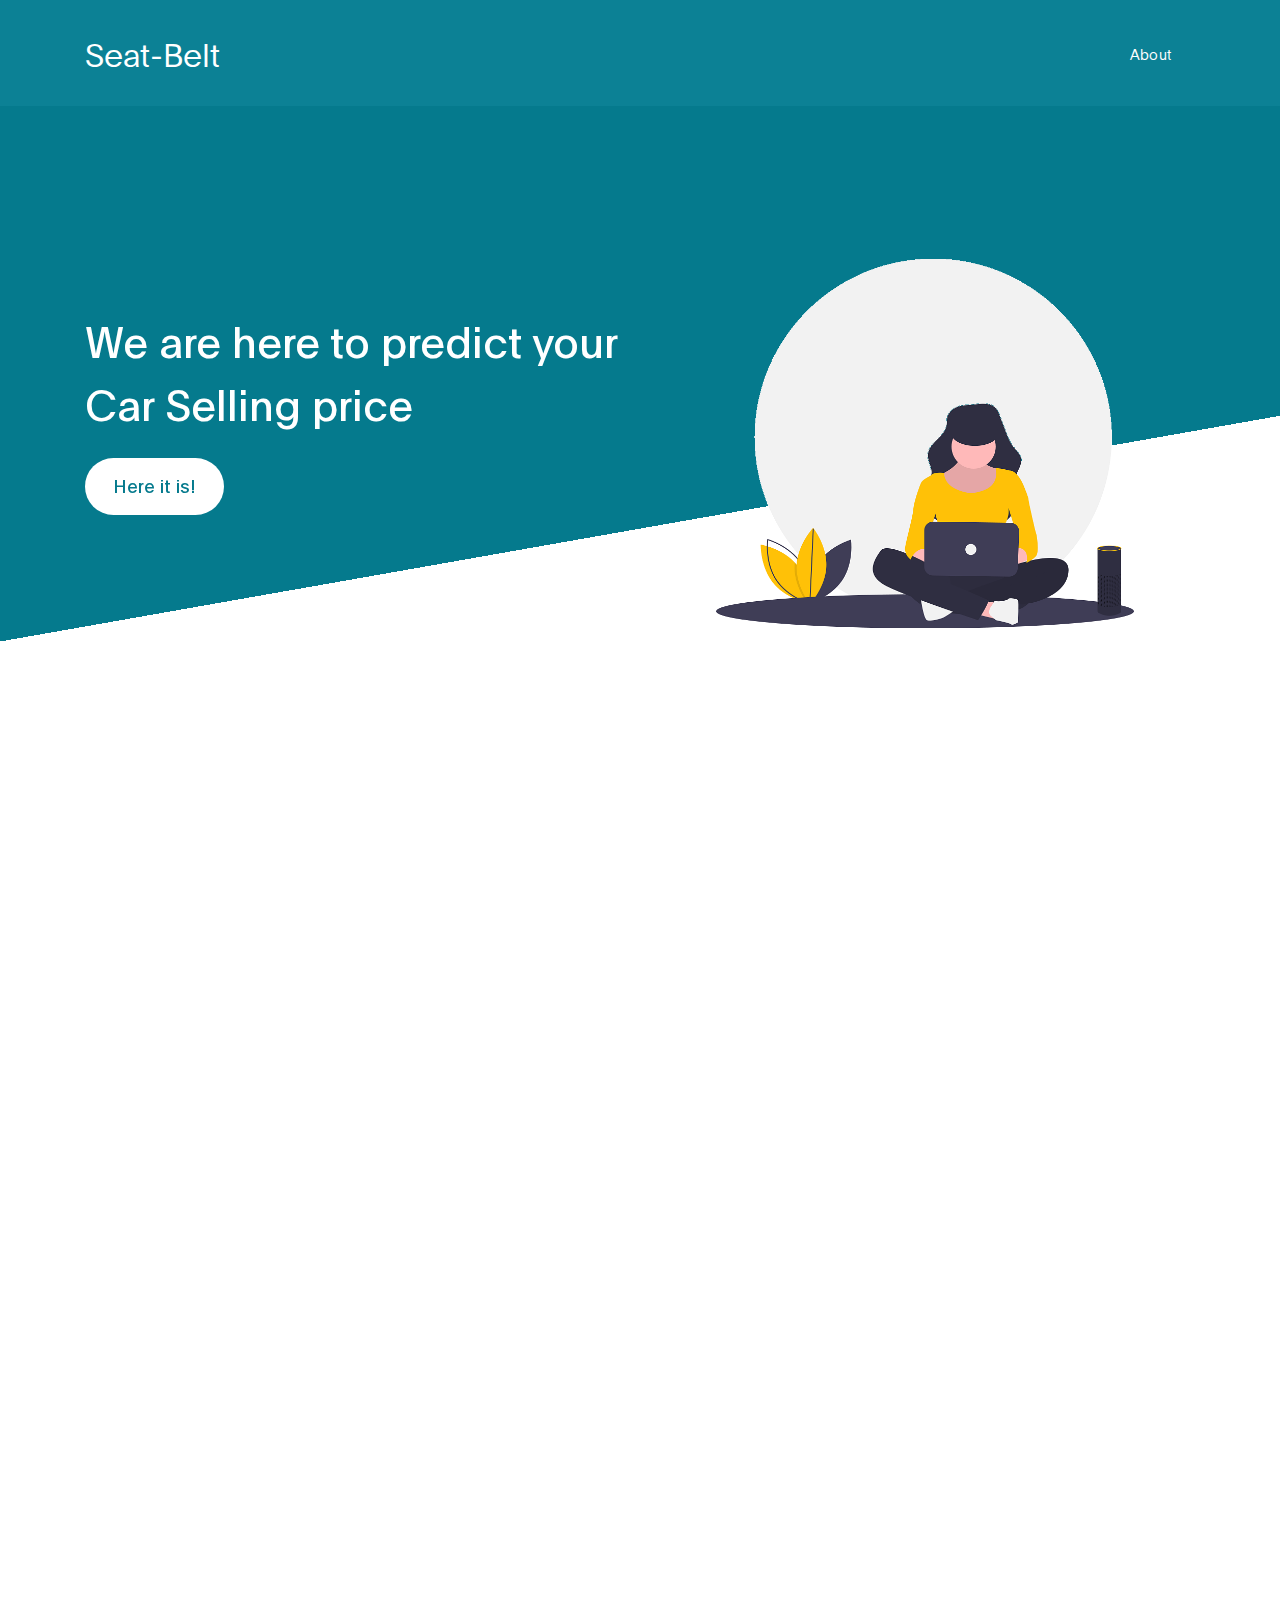
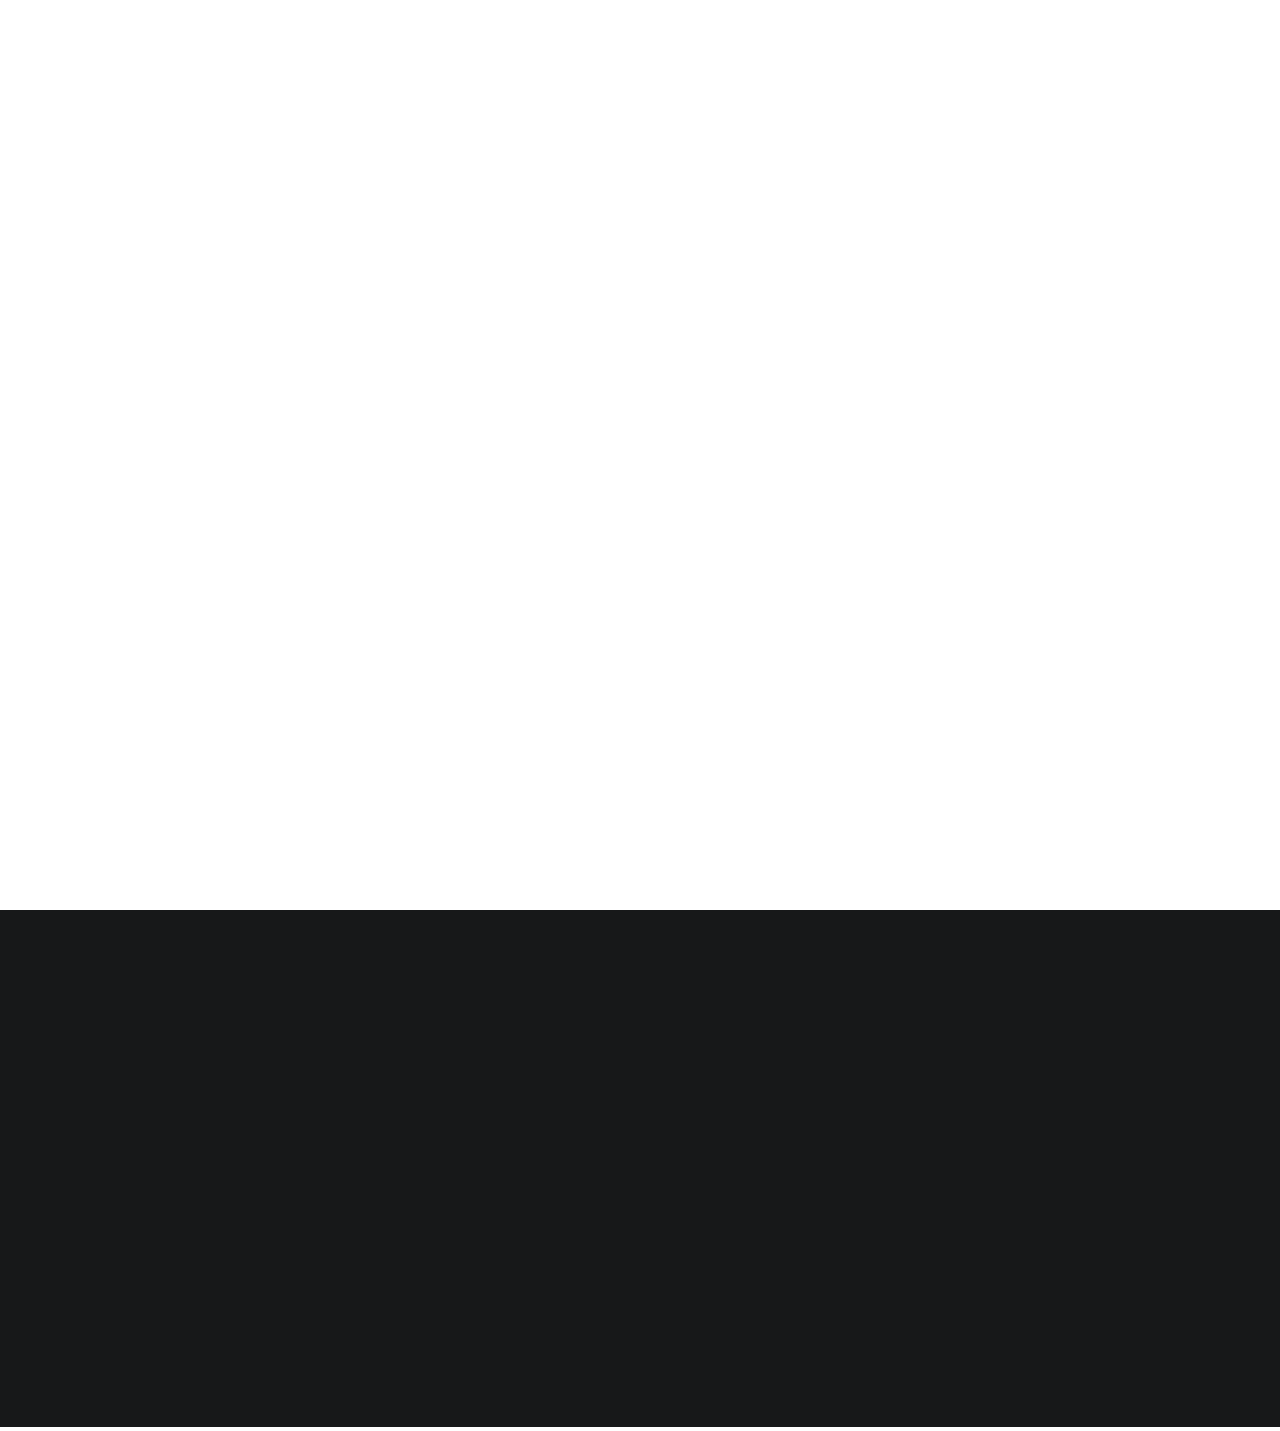
<file: index.html>
<!DOCTYPE html>
<html lang="en">
<head>

     <title>Digital Trend HTML Template</title>
<!--

DIGITAL TREND

https://templatemo.com/tm-538-digital-trend

-->
     <meta charset="UTF-8">
     <meta http-equiv="X-UA-Compatible" content="IE=Edge">
     <meta name="description" content="">
     <meta name="keywords" content="">
     <meta name="author" content="">
     <meta name="viewport" content="width=device-width, initial-scale=1, maximum-scale=1">

     <link rel="stylesheet" href="css/bootstrap.min.css">
     <link rel="stylesheet" href="css/font-awesome.min.css">
     <link rel="stylesheet" href="css/aos.css">
     <link rel="stylesheet" href="css/owl.carousel.min.css">
     <link rel="stylesheet" href="css/owl.theme.default.min.css">

     <!-- MAIN CSS -->
     <link rel="stylesheet" href="css/templatemo-digital-trend.css">

</head>
<body>

     <!-- MENU BAR -->
    <nav class="navbar navbar-expand-lg">
        <div class="container">
            <a class="navbar-brand" href="index.html">
              Seat-Belt
            </a>

            <button class="navbar-toggler" type="button" data-toggle="collapse" data-target="#navbarNav" aria-controls="navbarNav" aria-expanded="false"
                aria-label="Toggle navigation">
                <span class="navbar-toggler-icon"></span>
            </button>

            <div class="collapse navbar-collapse" id="navbarNav">
                <ul class="navbar-nav ml-auto">
                    <li class="nav-item">
                        <a href="#about" class="nav-link smoothScroll">About</a>
                    </li>
                   
                    
                  
                </ul>
            </div>
        </div>
    </nav>


     <!-- HERO -->
     <section class="hero hero-bg d-flex justify-content-center align-items-center">
               <div class="container">
                    <div class="row">

                        <div class="col-lg-6 col-md-10 col-12 d-flex flex-column justify-content-center align-items-center">
                              <div class="hero-text">

                                   <h1 class="text-white" data-aos="fade-up">We are here to predict your Car Selling price</h1>
                                   <a href="Page2/index.html" class="custom-btn btn-bg btn mt-3" data-aos="fade-up" data-aos-delay="100">Here it is!</a>
                                  
                              </div>
                        </div>

                        <div class="col-lg-6 col-12">
                          <div class="hero-image" data-aos="fade-up" data-aos-delay="300">

                            <img src="images/working-girl.png" class="img-fluid" alt="working girl">
                          </div>
                        </div>

                    </div>
               </div>
     </section>


     <!-- ABOUT -->
     <section class="about section-padding pb-0" id="about">
          <div class="container">
               <div class="row">

                    <div class="col-lg-7 mx-auto col-md-10 col-12">
                         <div class="about-info">

                              <h2 class="mb-4" data-aos="fade-up">The Best <strong>web application to predict your</strong> Car Selling Price</h2>

                              <p class="mb-0" data-aos="fade-up">Are you looking to buy a new car? But confused at what price you should sell your old car? Then this web application is to make it easier for you. 
                              <br><br>The <strong> Aim of this Web application is to calculate your car selling price by only knowing it's Cost price, company, it's fuel and transmission type and the year it was bought. </strong> The Machine Learning model is trained using  <a href="https://www.kaggle.com/nehalbirla/vehicle-dataset-from-cardekho">Kaggle</a> Vehicle Dataset and  made using Flask framework which is a web application framework written based on the Werkzeug WSGI toolkit and Jinja2 template engine. And deployed on internet using Heroku  cloud platform that enabled us to build, deliver, monitor and scale this web application.</p>
                            

                         <div class="about-image" data-aos="fade-up" data-aos-delay="200">

                          <img src="images/office.png" class="img-fluid" alt="office">
                        </div>
                    </div>

               </div>
          </div>
     </section>


 

     <!-- TESTIMONIAL -->
     <section class="testimonial section-padding">
          <div class="container">
               <div class="row">

                    <div class="col-lg-6 col-md-5 col-12">
                        <div class="contact-image" data-aos="fade-up">

                          <img src="images/female-avatar.png" class="img-fluid" alt="website">
                        </div>
                    </div>

                    <div class="col-lg-6 col-md-7 col-12">
                      <h4 class="my-5 pt-3" data-aos="fade-up" data-aos-delay="100">Client Testimonials</h4>

                      <div class="quote" data-aos="fade-up" data-aos-delay="200"></div>

                      <h2 class="mb-3" data-aos="fade-up" data-aos-delay="300">I was really looking forward to buy a new car, money from my old car could let me buy one of my choice but at time of selling it I was really confused if the price that I was offered for my old car was right or not! Then, I came across seat-belt web application and it really  helped me to know the right price of my old car.  </h2>

                      <p data-aos="fade-up" data-aos-delay="400">
                        <strong>Aditya</strong>

                        <span class="mx-1">/</span>

                        <small>Student</small>
                      </p>
                    </div>

               </div>
          </div>
     </section>


    <footer class="site-footer">
      <div class="container">
        <div class="row">

          <div class="col-lg-5 mx-lg-auto col-md-8 col-10">
            <h1 class="text-white" data-aos="fade-up" data-aos-delay="100">We predict the<strong> right price</strong> only.</h1>
          </div>

          <div class="col-lg-3 col-md-6 col-12" data-aos="fade-up" data-aos-delay="200">
             

            <p class="mb-1">
           
              
            </p>

            <p>
              <a href="#">
           
             
              </a>
            </p>
          </div>

          <div class="col-lg-3 col-md-6 col-12" data-aos="fade-up" data-aos-delay="300">
            

            <p class="mb-1">
             
            </p>
          </div>

          <div class="col-lg-4 mx-lg-auto text-center col-md-8 col-12" data-aos="fade-up" data-aos-delay="400">
            
            <br>
            
          </div>

          <div class="col-lg-4 mx-lg-auto col-md-6 col-12" data-aos="fade-up" data-aos-delay="500">
         
            <ul class="footer-link">
             
            </ul>
          </div>

          <div class="col-lg-3 mx-lg-auto col-md-6 col-12" data-aos="fade-up" data-aos-delay="800">
            <ul class="social-icon">
                <p class="copyright-text">Give me a star on github
              <li><a href="https://github.com/astha77-bot/Seat-Belt" class="fa fa-github"></a></li>
              <li><a href="#" class="fa fa-medium"></a></li>
            </ul>
          </div>

        </div>
      </div>
    </footer>


     <!-- SCRIPTS -->
     <script src="js/jquery.min.js"></script>
     <script src="js/bootstrap.min.js"></script>
     <script src="js/aos.js"></script>
     <script src="js/owl.carousel.min.js"></script>
     <script src="js/smoothscroll.js"></script>
     <script src="js/custom.js"></script>

</body>
</html>
</file>
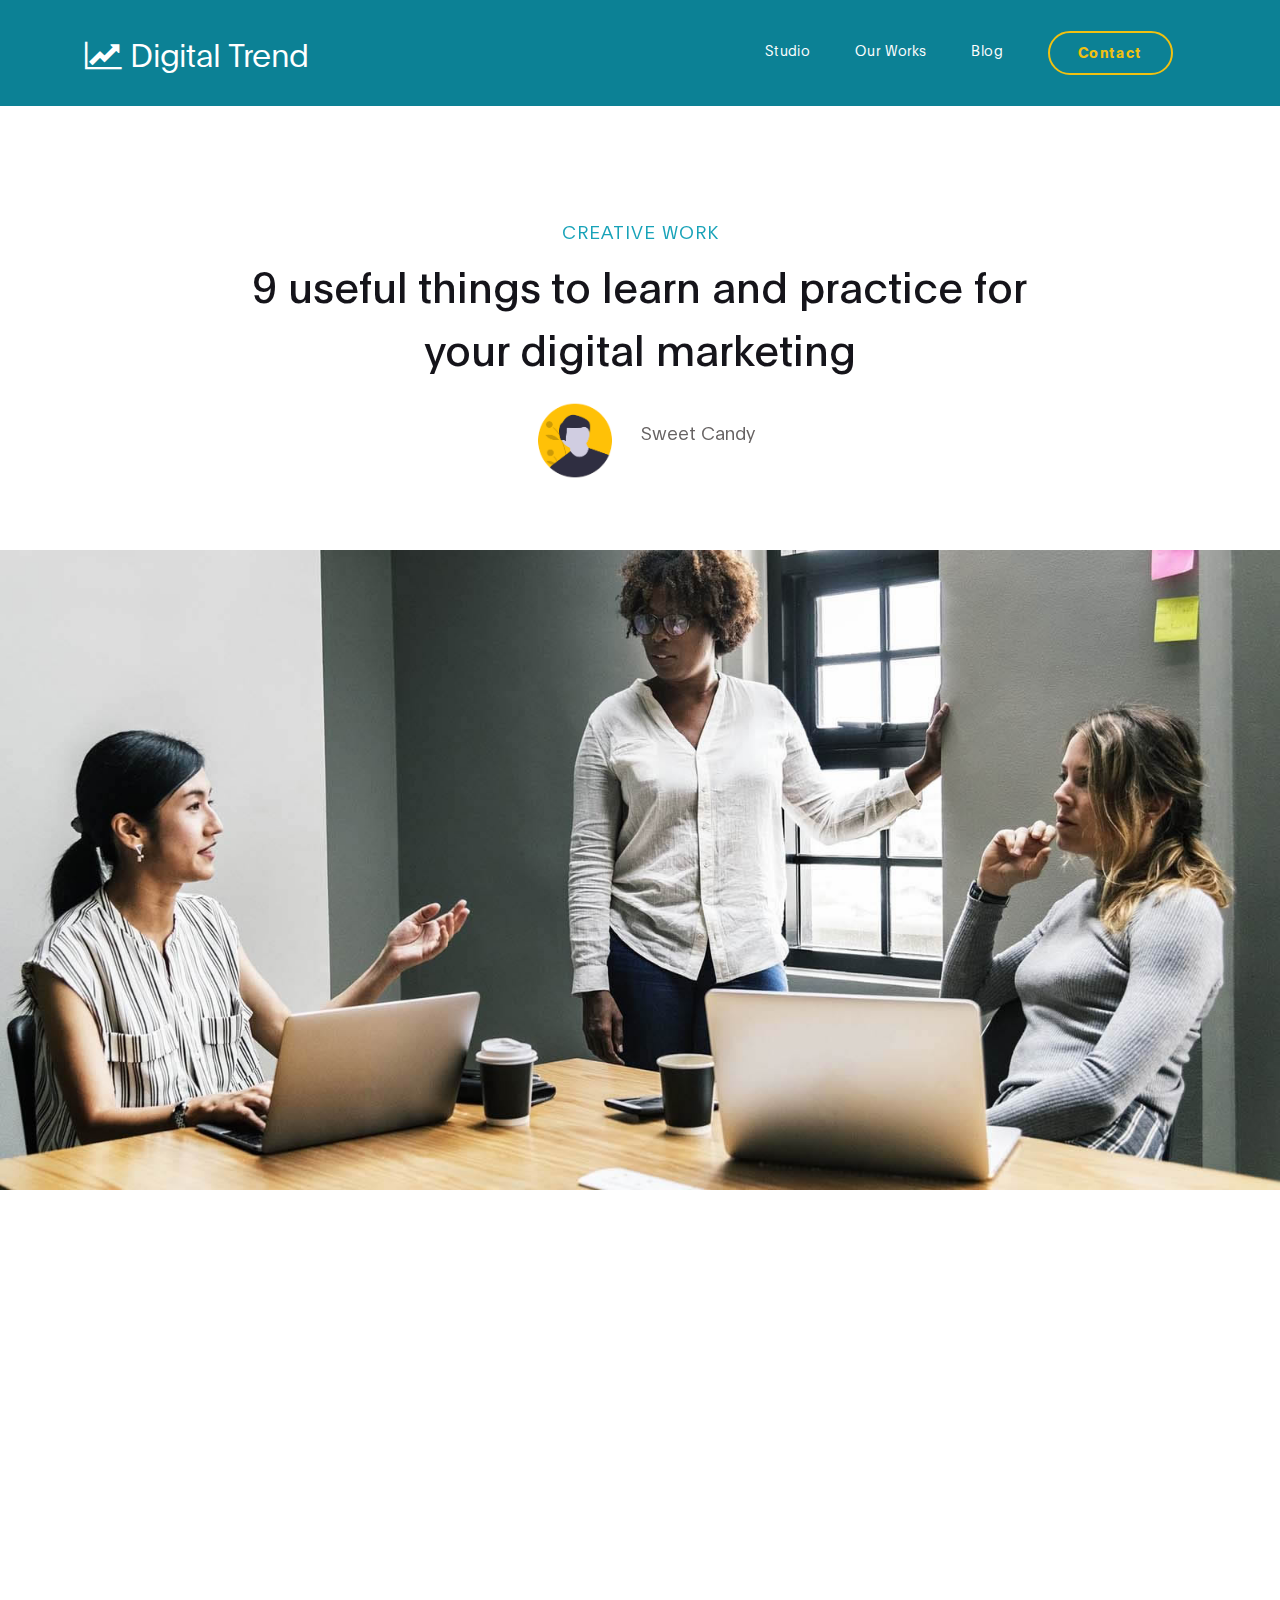
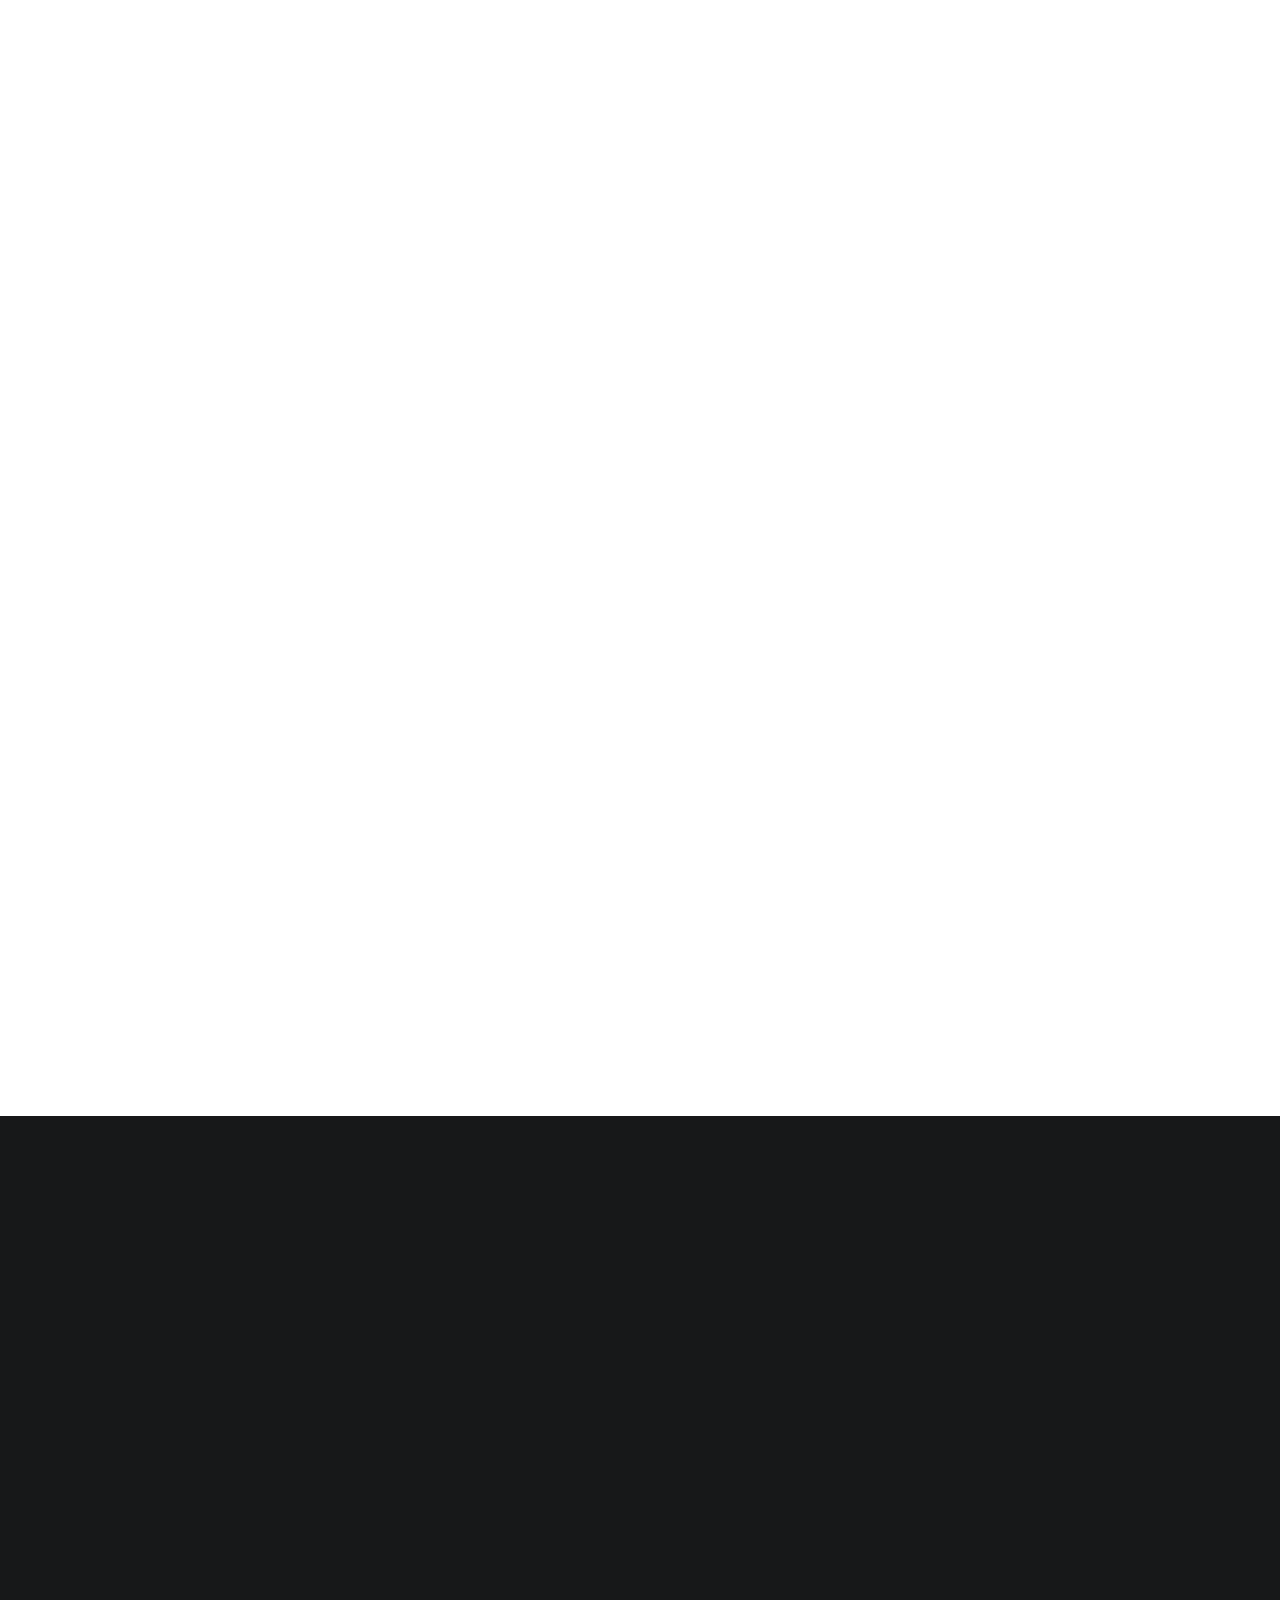
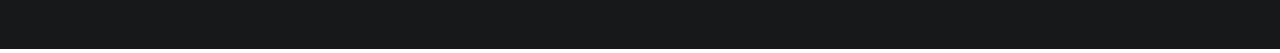
<file: blog-detail.html>
<!DOCTYPE html>
<html lang="en">
<head>

     <title>Digital Trend - Blog Detail</title>
<!--

DIGITAL TREND

https://templatemo.com/tm-538-digital-trend

-->
     <meta charset="UTF-8">
     <meta http-equiv="X-UA-Compatible" content="IE=Edge">
     <meta name="description" content="">
     <meta name="keywords" content="">
     <meta name="author" content="">
     <meta name="viewport" content="width=device-width, initial-scale=1, maximum-scale=1">

     <link rel="stylesheet" href="css/bootstrap.min.css">
     <link rel="stylesheet" href="css/font-awesome.min.css">
     <link rel="stylesheet" href="css/aos.css">
     <link rel="stylesheet" href="css/owl.carousel.min.css">
     <link rel="stylesheet" href="css/owl.theme.default.min.css">

     <!-- MAIN CSS -->
     <link rel="stylesheet" href="css/templatemo-digital-trend.css">

</head>
<body>

     <!-- MENU BAR -->
    <nav class="navbar navbar-expand-lg position-relative">
        <div class="container">
            <a class="navbar-brand" href="index.html">
              <i class="fa fa-line-chart"></i>
              Digital Trend
            </a>

            <button class="navbar-toggler" type="button" data-toggle="collapse" data-target="#navbarNav" aria-controls="navbarNav" aria-expanded="false"
                aria-label="Toggle navigation">
                <span class="navbar-toggler-icon"></span>
            </button>

            <div class="collapse navbar-collapse" id="navbarNav">
                <ul class="navbar-nav ml-auto">
                    <li class="nav-item">
                        <a href="index.html#about" class="nav-link">Studio</a>
                    </li>
                    <li class="nav-item">
                        <a href="index.html#project" class="nav-link">Our Works</a>
                    </li>
                    <li class="nav-item">
                        <a href="blog.html" class="nav-link">Blog</a>
                    </li>
                    <li class="nav-item">
                        <a href="contact.html" class="nav-link contact">Contact</a>
                    </li>
                </ul>
            </div>
        </div>
    </nav>


     <!-- BLOG DETAIL -->
     <section class="project-detail section-padding-half">
          <div class="container">
               <div class="row">

                    <div class="col-lg-9 mx-auto col-md-10 col-12 mt-lg-5 text-center" data-aos="fade-up">
                      <h4 class="blog-category text-info">Creative Work</h4>
                      
                      <h1>9 useful things to learn and practice for your digital marketing</h1>

                      <div class="client-info">
                          <div class="d-flex justify-content-center align-items-center mt-3">
                            <img src="images/project/project-detail/male-avatar.png" class="img-fluid" alt="male avatar">

                            <p>Sweet Candy</p>
                          </div>
                      </div>
                    </div>

               </div>
          </div>
     </section>


     <div class="full-image text-center" data-aos="zoom-in">
       <img src="images/blog/blog-header-image.jpg" class="img-fluid" alt="blog header">
     </div>


     <!-- BLOG DETAIL -->
     <section class="project-detail">
          <div class="container">
               <div class="row">

                  <div class="col-lg-9 mx-auto col-md-11 col-12 my-5 pt-3" data-aos="fade-up">

                    <h2 class="mb-3">Etiam quis metus elementum, tempor risus vel, condimentum orci.</h2>

                    <p>Mauris in convallis nunc, non facilisis arcu. Nunc sapien nulla, interdum at diam non, aliquam vestibulum leo. Fusce laoreet malesuada ante, consectetur consequat ante tempor et. Quisque ac risus ligula.</p>

                    <p>Suspendisse bibendum tortor at est placerat auctor. Phasellus tortor est, bibendum eu ex eu, tincidunt efficitur nunc. Orci varius natoque penatibus et magnis dis parturient montes, nascetur ridiculus mus.</p>

                    <ul class="list-detail py-3">
                      <li><span>Quisque at condimentum est. Duis sollicitudin urna id elit pulvinar placerat. Ut ac dui in ex vulputate dictum.</span></li>

                      <li><span>Mauris vitae tellus nisi. Morbi rutrum lacus sit amet volutpat viverra.</span></li>

                      <li><span> Integer maximus sem ut ipsum blandit elementum. Nullam sollicitudin accumsan commodo.</span></li>
                    </ul>

                    <p>Sed leo nisl, posuere at molestie ac, suscipit auctor mauris. Etiam quis metus elementum, tempor risus vel, condimentum orci.</p>

                    <h2 class="mt-5 mb-3">Curabitur tempus vel libero lobortis feugiat</h2>

                    <p>Orci varius natoque penatibus et magnis dis parturient montes, nascetur ridiculus mus. Mauris in convallis nunc, non facilisis arcu. Nunc sapien nulla, interdum at diam non, aliquam vestibulum leo.</p>

                    <blockquote>Phasellus dapibus ex sed dolor blandit, efficitur iaculis ipsum scelerisque. Cras elementum nibh id felis sagittis, sit amet pellentesque ligula porttitor. Fusce laoreet malesuada ante, consectetur consequat ante tempor et. Quisque ac risus ligula.</blockquote>
                    </div>
               </div>

              <div class="col-lg-8 mx-auto mb-5 pb-5 col-12" data-aos="fade-up">

                <h3 class="my-3" data-aos="fade-up">Leave a comment</h3>

                <form action="#" method="get"  class="contact-form" data-aos="fade-up" data-aos-delay="300" role="form">
                  <div class="row">
                    <div class="col-lg-6 col-12">
                      <input type="text" class="form-control" name="name" placeholder="Name">
                    </div>

                    <div class="col-lg-6 col-12">
                      <input type="email" class="form-control" name="email" placeholder="Email">
                    </div>

                    <div class="col-lg-12 col-12">
                      <textarea class="form-control" rows="6" name="message" placeholder="Message"></textarea>
                    </div>

                    <div class="col-lg-5 mx-auto col-7">
                      <button type="submit" class="form-control" id="submit-button" name="submit">Submit Comment</button>
                    </div>
                  </div>
                </form>
              </div>
              
          </div>
          
     </section>


    <footer class="site-footer">
      <div class="container">
        <div class="row">

          <div class="col-lg-5 mx-lg-auto col-md-8 col-10">
            <h1 class="text-white" data-aos="fade-up" data-aos-delay="100">We make creative <strong>brands</strong> only.</h1>
          </div>

          <div class="col-lg-3 col-md-6 col-12" data-aos="fade-up" data-aos-delay="200">
            <h4 class="my-4">Contact Info</h4>

            <p class="mb-1">
              <i class="fa fa-phone mr-2 footer-icon"></i> 
              +99 080 070 4224
            </p>

            <p>
              <a href="#">
                <i class="fa fa-envelope mr-2 footer-icon"></i>
                hello@company.com
              </a>
            </p>
          </div>

          <div class="col-lg-3 col-md-6 col-12" data-aos="fade-up" data-aos-delay="300">
            <h4 class="my-4">Our Studio</h4>

            <p class="mb-1">
              <i class="fa fa-home mr-2 footer-icon"></i> 
              Av. Lúcio Costa - Barra da Tijuca, Rio de Janeiro - RJ, Brazil
            </p>
          </div>

          <div class="col-lg-4 mx-lg-auto text-center col-md-8 col-12" data-aos="fade-up" data-aos-delay="400">
            <p class="copyright-text">Copyright &copy; 2020 Your Company
            <br>
            <a rel="nofollow noopener" href="https://templatemo.com">Design: TemplateMo</a></p>
          </div>

          <div class="col-lg-4 mx-lg-auto col-md-6 col-12" data-aos="fade-up" data-aos-delay="500">
            
            <ul class="footer-link">
              <li><a href="#">Stories</a></li>
              <li><a href="#">Work with us</a></li>
              <li><a href="#">Privacy</a></li>
            </ul>
          </div>

          <div class="col-lg-3 mx-lg-auto col-md-6 col-12" data-aos="fade-up" data-aos-delay="600">
            <ul class="social-icon">
              <li><a href="#" class="fa fa-instagram"></a></li>
              <li><a href="#" class="fa fa-twitter"></a></li>
              <li><a href="#" class="fa fa-dribbble"></a></li>
              <li><a href="#" class="fa fa-behance"></a></li>
            </ul>
          </div>

        </div>
      </div>
    </footer>


     <!-- SCRIPTS -->
     <script src="js/jquery.min.js"></script>
     <script src="js/bootstrap.min.js"></script>
     <script src="js/aos.js"></script>
     <script src="js/owl.carousel.min.js"></script>
     <script src="js/custom.js"></script>

</body>
</html>
</file>
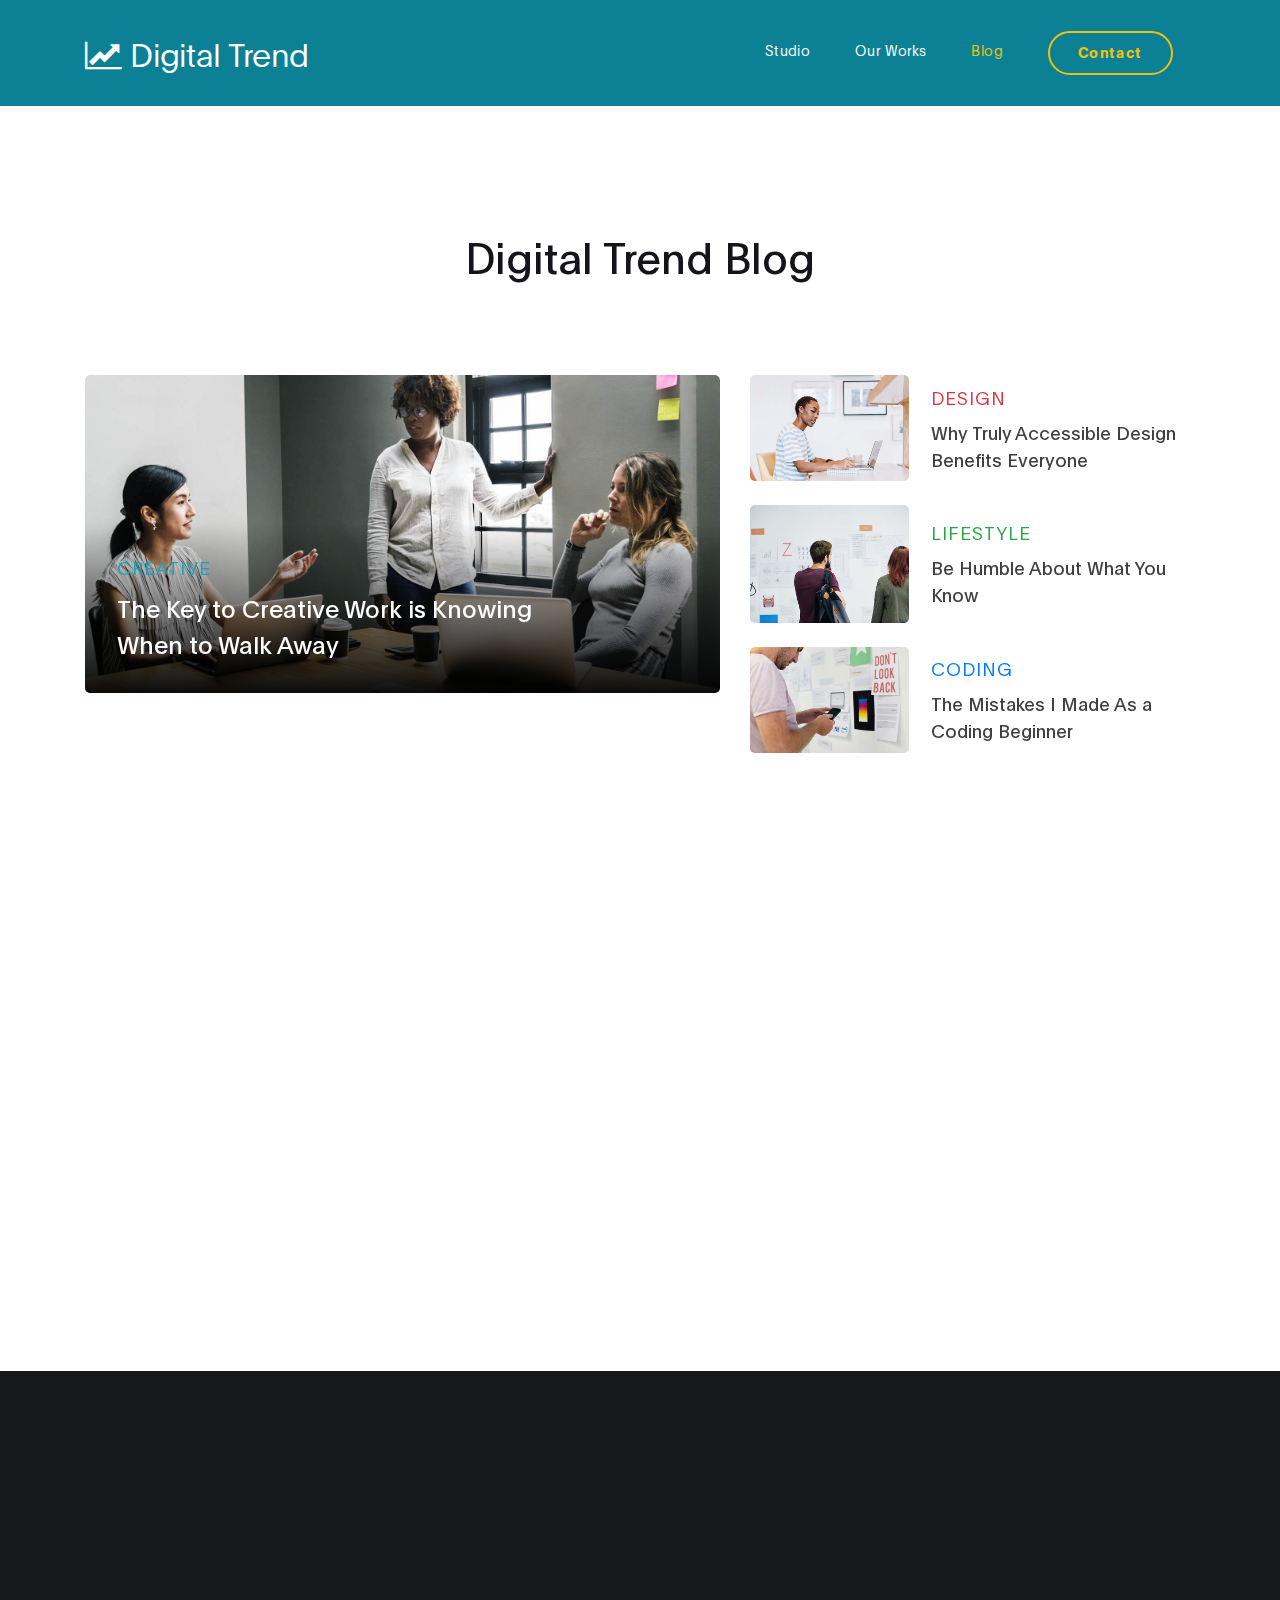
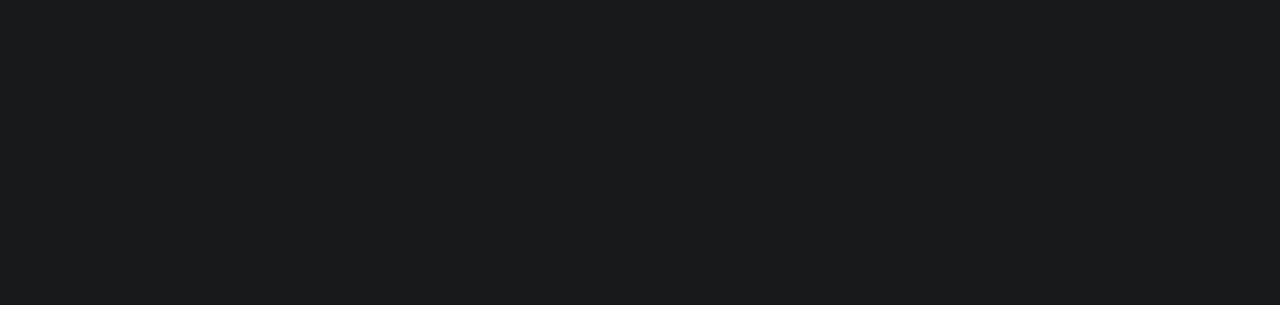
<file: blog.html>
<!DOCTYPE html>
<html lang="en">
<head>

     <title>Digital Trend - Blog</title>
<!--

DIGITAL TREND

https://templatemo.com/tm-538-digital-trend

-->
     <meta charset="UTF-8">
     <meta http-equiv="X-UA-Compatible" content="IE=Edge">
     <meta name="description" content="">
     <meta name="keywords" content="">
     <meta name="author" content="">
     <meta name="viewport" content="width=device-width, initial-scale=1, maximum-scale=1">

     <link rel="stylesheet" href="css/bootstrap.min.css">
     <link rel="stylesheet" href="css/font-awesome.min.css">
     <link rel="stylesheet" href="css/aos.css">
     <link rel="stylesheet" href="css/owl.carousel.min.css">
     <link rel="stylesheet" href="css/owl.theme.default.min.css">

     <!-- MAIN CSS -->
     <link rel="stylesheet" href="css/templatemo-digital-trend.css">

</head>
<body>

     <!-- MENU BAR -->
    <nav class="navbar navbar-expand-lg position-absolute">
        <div class="container">
            <a class="navbar-brand" href="index.html">
              <i class="fa fa-line-chart"></i>
              Digital Trend
            </a>

            <button class="navbar-toggler" type="button" data-toggle="collapse" data-target="#navbarNav" aria-controls="navbarNav" aria-expanded="false"
                aria-label="Toggle navigation">
                <span class="navbar-toggler-icon"></span>
            </button>

            <div class="collapse navbar-collapse" id="navbarNav">
                <ul class="navbar-nav ml-auto">
                    <li class="nav-item">
                        <a href="index.html#about" class="nav-link">Studio</a>
                    </li>
                    <li class="nav-item">
                        <a href="index.html#project" class="nav-link">Our Works</a>
                    </li>
                    <li class="nav-item">
                        <a href="blog.html" class="nav-link active">Blog</a>
                    </li>
                    <li class="nav-item">
                        <a href="contact.html" class="nav-link contact">Contact</a>
                    </li>
                </ul>
            </div>
        </div>
    </nav>


     <!-- BLOG -->
     <section class="blog section-padding">
          <div class="container">
               <div class="row">

                    <div class="col-lg-12 col-12 py-5 mt-5 mb-3 text-center">

                      <h1 class="mb-4" data-aos="fade-up">Digital Trend Blog</h1>
                    </div>

                    <div class="col-lg-7 col-md-7 col-12 mb-4">
                      <div class="blog-header" data-aos="fade-up" data-aos-delay="100">
                        <img src="images/blog/blog-header-image.jpg" class="img-fluid" alt="blog header">

                        <div class="blog-header-info">
                          <h4 class="blog-category text-info">Creative</h4>

                          <h3><a href="blog-detail.html">The Key to Creative Work is Knowing When to Walk Away</a></h3>
                        </div>
                      </div>
                    </div>

                    <div class="col-lg-5 col-md-5 col-12 mb-4">
                      <div class="blog-sidebar d-flex justify-content-center align-items-center" data-aos="fade-up" data-aos-delay="200">
                        <img src="images/blog/blog-sidebar-image.jpg" class="img-fluid" alt="blog">

                        <div class="blog-info">
                          <h4 class="blog-category text-danger">Design</h4>

                          <h3><a href="blog-detail.html">Why Truly Accessible Design Benefits Everyone</a></h3>
                        </div>
                      </div>

                      <div class="blog-sidebar py-4 d-flex justify-content-center align-items-center" data-aos="fade-up" data-aos-delay="300">
                        <img src="images/blog/blog-sidebar-image01.jpg" class="img-fluid" alt="blog">

                        <div class="blog-info">
                          <h4 class="blog-category text-success">lifestyle</h4>

                          <h3><a href="blog-detail.html">Be Humble About What You Know</a></h3>
                        </div>
                      </div>

                      <div class="blog-sidebar d-flex justify-content-center align-items-center" data-aos="fade-up" data-aos-delay="200">
                        <img src="images/blog/blog-sidebar-image02.jpg" class="img-fluid" alt="blog">

                        <div class="blog-info">
                          <h4 class="blog-category text-primary">Coding</h4>

                          <h3><a href="blog-detail.html">The Mistakes I Made As a Coding Beginner</a></h3>
                        </div>
                      </div>

                    </div>

                    <div class="col-lg-5 ml-auto mt-5 pt-5 col-md-6 col-12">

                      <img src="images/newsletter.png" data-aos="fade-up" data-aos-delay="100" class="img-fluid" alt="newsletter">
                    </div>

                    <div class="col-lg-5 mr-auto mt-5 pt-5 col-md-6 col-12 newsletter-form">
                      <h4 data-aos="fade-up" data-aos-delay="200">Email Newsletter</h4>

                      <h2 data-aos="fade-up" data-aos-delay="300">Let’s stay up-to-date. We'll share you all good stuffs.</h2>
                      <form action="#" method="get" enctype="multipart/form-data">
                      <div class="form-group mt-4" data-aos="fade-up" data-aos-delay="400">
                        <input name="email" type="email" class="form-control" 
                        		id="email" aria-describedby="emailHelp" placeholder="Please enter your email" required>

                        <small id="emailHelp" class="form-text text-muted">We'll NOT share your email address to anyone else.</small>

                      </div>

                      <div class="form-group form-check" data-aos="fade-up" data-aos-delay="500">
                        <input name="monthly" type="checkbox" class="form-check-input" id="monthly">

                        <label class="form-check-label" for="monthly">Please send me a monthly newsletter.</label>
                      </div>

                        <button type="submit" data-aos="fade-up" data-aos-delay="500" class="btn w-100 mt-3">Sign up</button>
                      </form>
                    </div>

               </div>
          </div>
     </section>


    <footer class="site-footer">
      <div class="container">
        <div class="row">

          <div class="col-lg-5 mx-lg-auto col-md-8 col-10">
            <h1 class="text-white" data-aos="fade-up" data-aos-delay="100">We make creative <strong>brands</strong> only.</h1>
          </div>

          <div class="col-lg-3 col-md-6 col-12" data-aos="fade-up" data-aos-delay="200">
            <h4 class="my-4">Contact Info</h4>

            <p class="mb-1">
              <i class="fa fa-phone mr-2 footer-icon"></i> 
              +99 080 070 4224
            </p>

            <p>
              <a href="#">
                <i class="fa fa-envelope mr-2 footer-icon"></i>
                hello@company.com
              </a>
            </p>
          </div>

          <div class="col-lg-3 col-md-6 col-12" data-aos="fade-up" data-aos-delay="300">
            <h4 class="my-4">Our Studio</h4>

            <p class="mb-1">
              <i class="fa fa-home mr-2 footer-icon"></i> 
              Av. Lúcio Costa - Barra da Tijuca, Rio de Janeiro - RJ, Brazil
            </p>
          </div>

          <div class="col-lg-4 mx-lg-auto text-center col-md-8 col-12" data-aos="fade-up" data-aos-delay="400">
            <p class="copyright-text">Copyright &copy; 2020 Your Company
            <br>
            <a rel="nofollow noopener" href="https://templatemo.com">Design: TemplateMo</a></p>
          </div>

          <div class="col-lg-4 mx-lg-auto col-md-6 col-12" data-aos="fade-up" data-aos-delay="500">
            
            <ul class="footer-link">
              <li><a href="#">Stories</a></li>
              <li><a href="#">Work with us</a></li>
              <li><a href="#">Privacy</a></li>
            </ul>
          </div>

          <div class="col-lg-3 mx-lg-auto col-md-6 col-12" data-aos="fade-up" data-aos-delay="600">
            <ul class="social-icon">
              <li><a href="#" class="fa fa-instagram"></a></li>
              <li><a href="#" class="fa fa-twitter"></a></li>
              <li><a href="#" class="fa fa-dribbble"></a></li>
              <li><a href="#" class="fa fa-behance"></a></li>
            </ul>
          </div>

        </div>
      </div>
    </footer>


     <!-- SCRIPTS -->
     <script src="js/jquery.min.js"></script>
     <script src="js/bootstrap.min.js"></script>
     <script src="js/aos.js"></script>
     <script src="js/owl.carousel.min.js"></script>
     <script src="js/custom.js"></script>

</body>
</html>
</file>
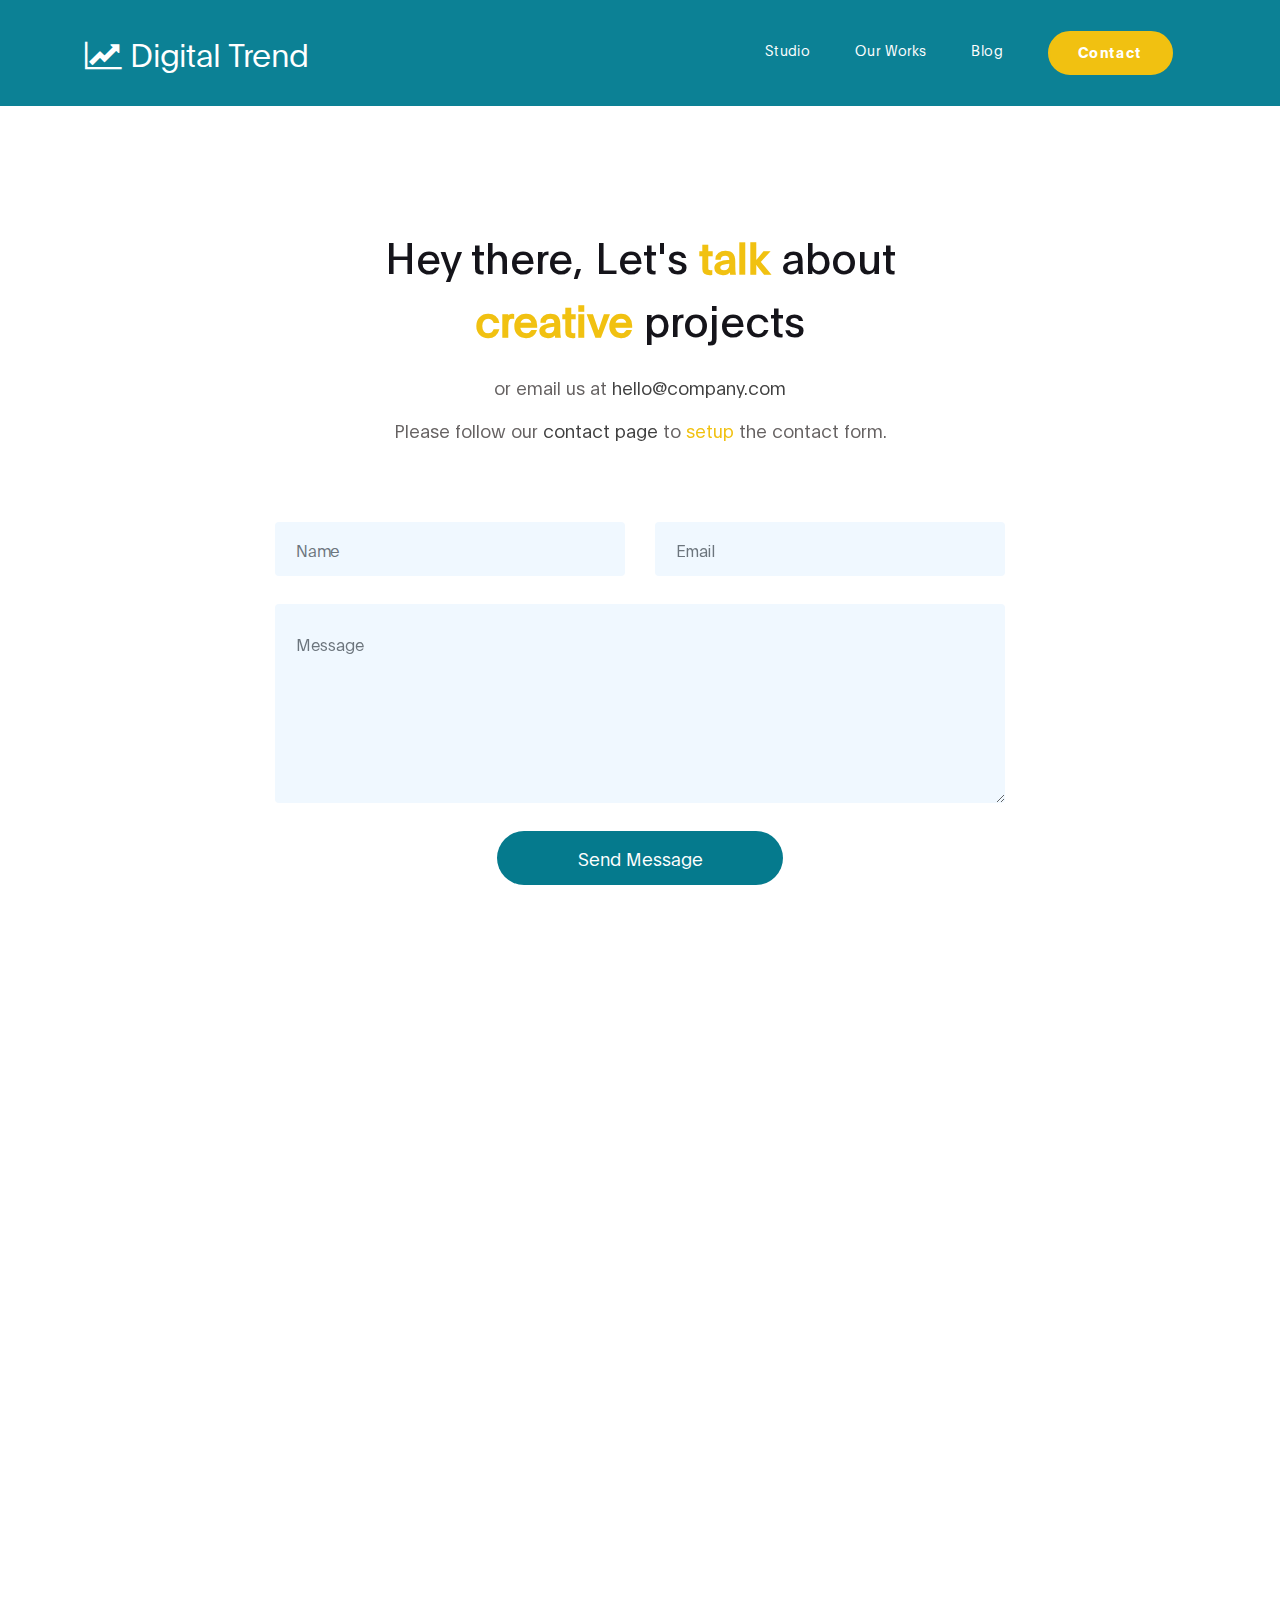
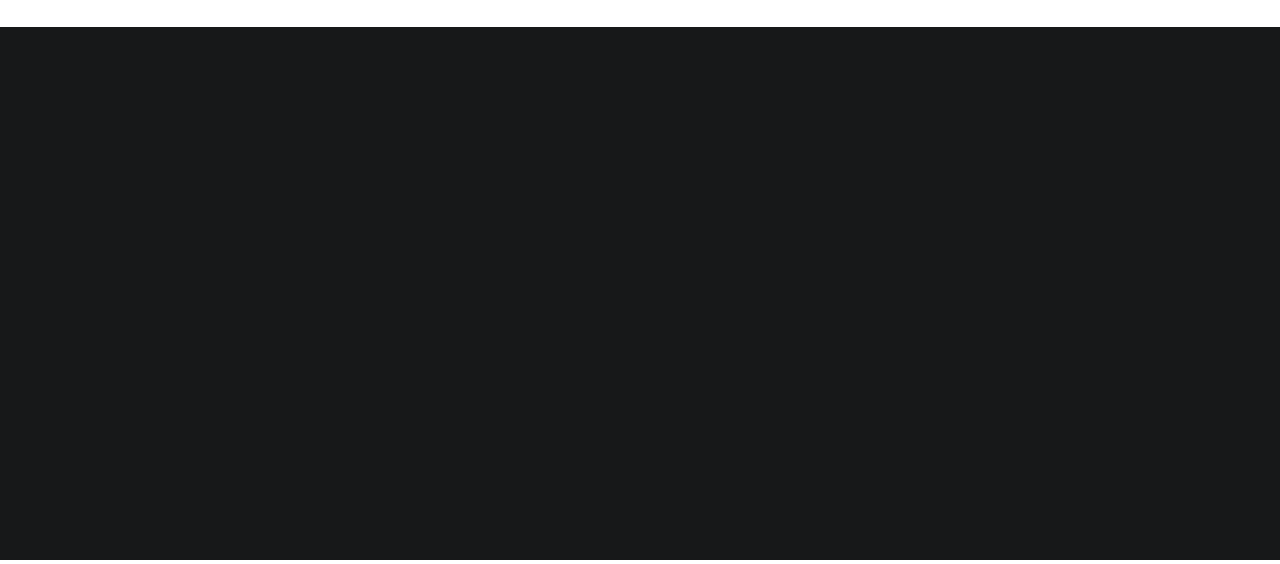
<file: contact.html>
<!DOCTYPE html>
<html lang="en">
<head>

     <title>Digital Trend Contact</title>
<!--

DIGITAL TREND

https://templatemo.com/tm-538-digital-trend

-->
     <meta charset="UTF-8">
     <meta http-equiv="X-UA-Compatible" content="IE=Edge">
     <meta name="description" content="">
     <meta name="keywords" content="">
     <meta name="author" content="">
     <meta name="viewport" content="width=device-width, initial-scale=1, maximum-scale=1">

     <link rel="stylesheet" href="css/bootstrap.min.css">
     <link rel="stylesheet" href="css/font-awesome.min.css">
     <link rel="stylesheet" href="css/aos.css">
     <link rel="stylesheet" href="css/owl.carousel.min.css">
     <link rel="stylesheet" href="css/owl.theme.default.min.css">

     <!-- MAIN CSS -->
     <link rel="stylesheet" href="css/templatemo-digital-trend.css">

</head>
<body>

     <!-- MENU BAR -->
    <nav class="navbar navbar-expand-lg position-absolute">
        <div class="container">
          <a class="navbar-brand" href="index.html">
              <i class="fa fa-line-chart"></i>
              Digital Trend
            </a>

            <button class="navbar-toggler" type="button" data-toggle="collapse" data-target="#navbarNav" aria-controls="navbarNav" aria-expanded="false"
                aria-label="Toggle navigation">
                <span class="navbar-toggler-icon"></span>
            </button>

            <div class="collapse navbar-collapse" id="navbarNav">
                <ul class="navbar-nav ml-auto">
                    <li class="nav-item">
                        <a href="index.html#about" class="nav-link">Studio</a>
                    </li>
                    <li class="nav-item">
                        <a href="index.html#project" class="nav-link">Our Works</a>
                    </li>
                    <li class="nav-item">
                        <a href="blog.html" class="nav-link">Blog</a>
                    </li>
                    <li class="nav-item">
                        <a href="contact.html" class="nav-link active contact">Contact</a>
                    </li>
                </ul>
            </div>
        </div>
    </nav>


     <!-- CONTACT -->
     <section class="contact section-padding">
          <div class="container">
               <div class="row">

                    <div class="col-lg-6 mx-auto col-md-7 col-12 py-5 mt-5 text-center" data-aos="fade-up">

                      <h1 class="mb-4">Hey there, Let's <strong>talk</strong> about <strong>creative</strong> projects</h1>

                      <p>or email us at <a href="mailto:hello@company.com">hello@company.com</a></p>
                      <p>Please follow our <a rel="nofollow" href="https://templatemo.com/contact">contact page</a> to <strong>setup</strong> the contact form.</p>
                    </div>

                    <div class="col-lg-8 mx-auto col-md-10 col-12">
                    
                    <!-- Follow https://templatemo.com/contact page to setup your own contact form -->
                    
                      <form action="#" method="post" class="contact-form" data-aos="fade-up" data-aos-delay="300" role="form">
                        <div class="row">
                          <div class="col-lg-6 col-12">
                            <input type="text" class="form-control" name="name" placeholder="Name">
                          </div>

                          <div class="col-lg-6 col-12">
                            <input type="email" class="form-control" name="email" placeholder="Email">
                          </div>

                          <div class="col-lg-12 col-12">
                            <textarea class="form-control" rows="6" name="message" placeholder="Message"></textarea>
                          </div>

                          <div class="col-lg-5 mx-auto col-7">
                            <button type="submit" class="form-control" id="submit-button" name="submit">Send Message</button>
                          </div>
                        </div>

                      </form>
                    </div>

               </div>
          </div>
     </section>

<!-- How to change your own map point
	1. Go to Google Maps
	2. Click on your location point
	3. Click "Share" and choose "Embed map" tab
	4. Copy only URL and paste it within the src="" field below
-->
     <div class="google-map" data-aos="zoom-in">
       <iframe src="https://www.google.com/maps/embed?pb=!1m18!1m12!1m3!1d11196.961132529668!2d-43.38581128725845!3d-23.011063013218724!2m3!1f0!2f0!3f0!3m2!1i1024!2i768!4f13.1!3m3!1m2!1s0x9bdb695cd967b7%3A0x171cdd035a6a9d84!2sAv.%20L%C3%BAcio%20Costa%20-%20Barra%20da%20Tijuca%2C%20Rio%20de%20Janeiro%20-%20RJ%2C%20Brazil!5e0!3m2!1sen!2sth!4v1568649412152!5m2!1sen!2sth" width="1920" height="600" frameborder="0" style="border:0;" allowfullscreen=""></iframe>
     </div>


    <footer class="site-footer">
      <div class="container">
        <div class="row">

          <div class="col-lg-5 mx-lg-auto col-md-8 col-10">
            <h1 class="text-white" data-aos="fade-up" data-aos-delay="100">We make creative <strong>brands</strong> only.</h1>
          </div>

          <div class="col-lg-3 col-md-6 col-12" data-aos="fade-up" data-aos-delay="200">
            <h4 class="my-4">Contact Info</h4>

            <p class="mb-1">
              <i class="fa fa-phone mr-2 footer-icon"></i> 
              +99 080 070 4224
            </p>

            <p>
              <a href="#">
                <i class="fa fa-envelope mr-2 footer-icon"></i>
                hello@company.com
              </a>
            </p>
          </div>

          <div class="col-lg-3 col-md-6 col-12" data-aos="fade-up" data-aos-delay="300">
            <h4 class="my-4">Our Studio</h4>

            <p class="mb-1">
              <i class="fa fa-home mr-2 footer-icon"></i> 
              Av. Lúcio Costa - Barra da Tijuca, Rio de Janeiro - RJ, Brazil
            </p>
          </div>

          <div class="col-lg-4 mx-lg-auto text-center col-md-8 col-12" data-aos="fade-up" data-aos-delay="400">
            <p class="copyright-text">Copyright &copy; 2020 Your Company
            <br>
            <a rel="nofollow noopener" href="https://templatemo.com">Design: TemplateMo</a></p>
          </div>

          <div class="col-lg-4 mx-lg-auto col-md-6 col-12" data-aos="fade-up" data-aos-delay="500">
            
            <ul class="footer-link">
              <li><a href="#">Stories</a></li>
              <li><a href="#">Work with us</a></li>
              <li><a href="#">Privacy</a></li>
            </ul>
          </div>

          <div class="col-lg-3 mx-lg-auto col-md-6 col-12" data-aos="fade-up" data-aos-delay="600">
            <ul class="social-icon">
              <li><a href="#" class="fa fa-instagram"></a></li>
              <li><a href="#" class="fa fa-twitter"></a></li>
              <li><a href="#" class="fa fa-dribbble"></a></li>
              <li><a href="#" class="fa fa-behance"></a></li>
            </ul>
          </div>

        </div>
      </div>
    </footer>


     <!-- SCRIPTS -->
     <script src="js/jquery.min.js"></script>
     <script src="js/bootstrap.min.js"></script>
     <script src="js/aos.js"></script>
     <script src="js/owl.carousel.min.js"></script>
     <script src="js/custom.js"></script>

</body>
</html>
</file>
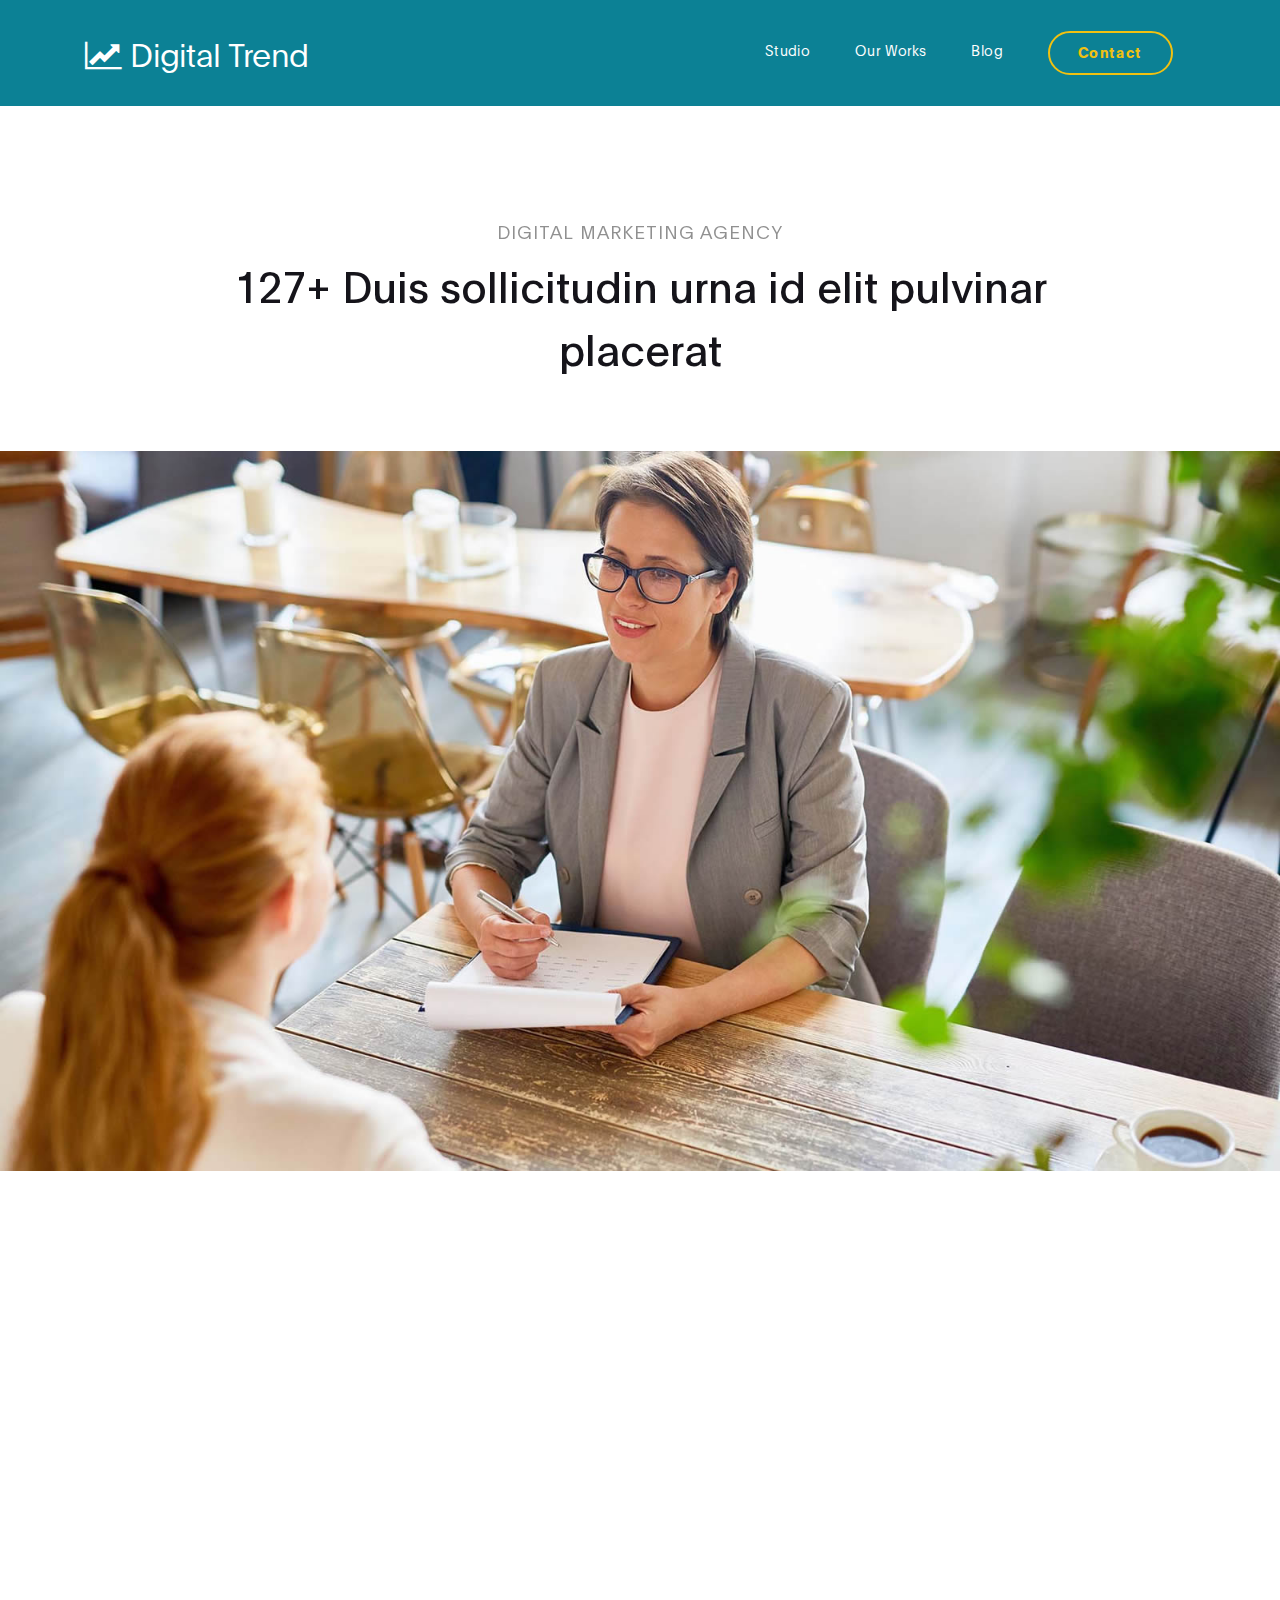
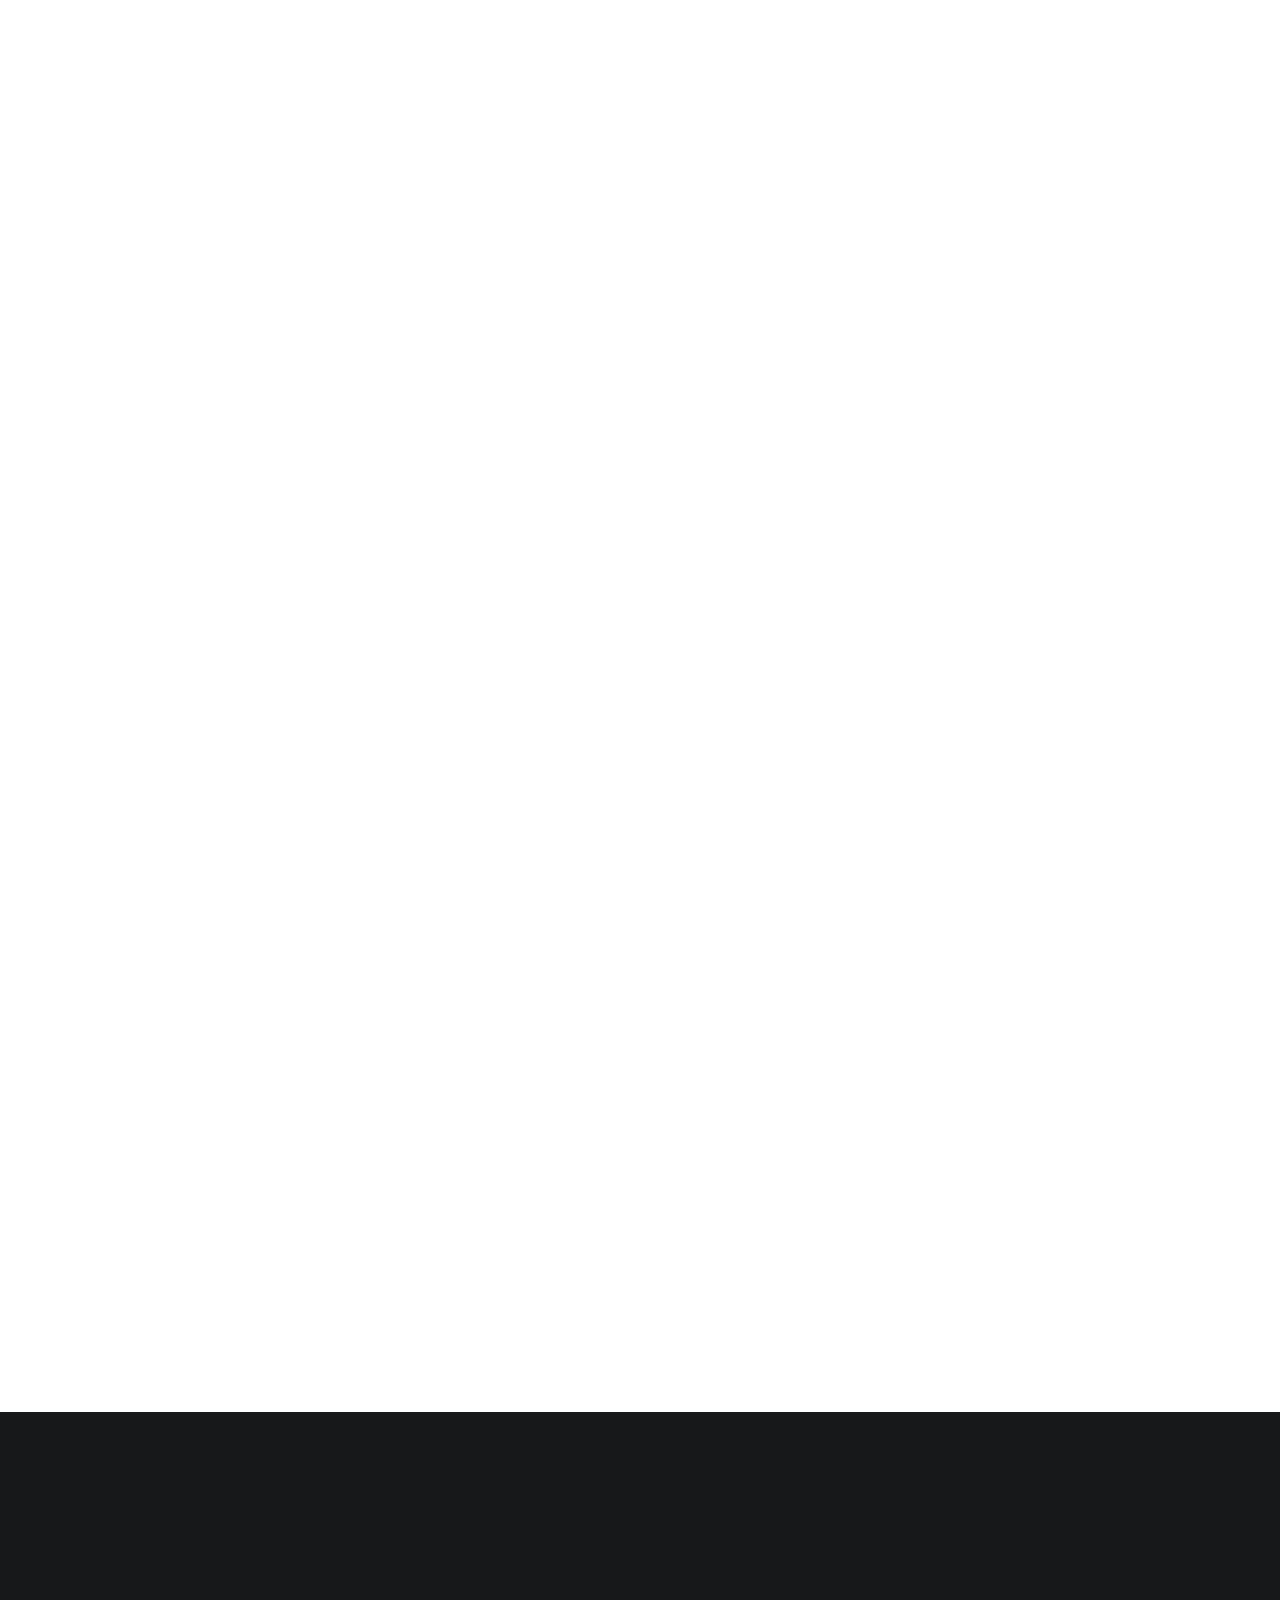
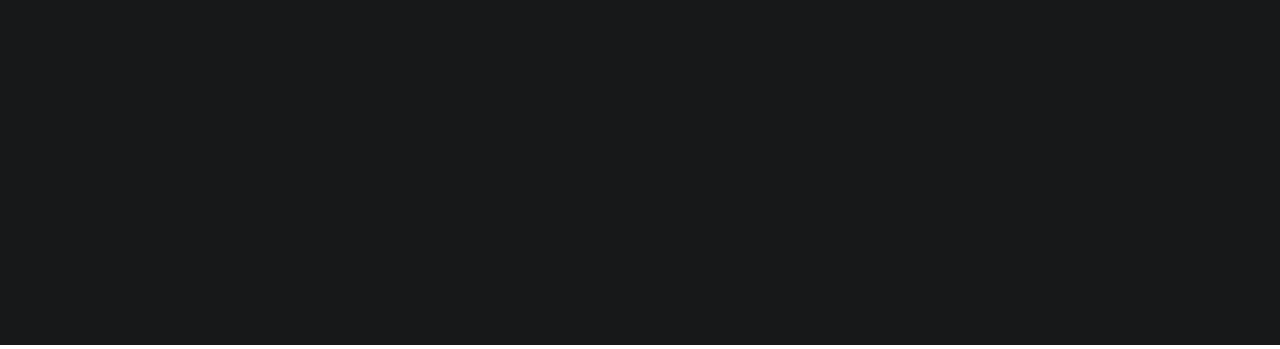
<file: project-detail.html>
<!DOCTYPE html>
<html lang="en">
<head>

     <title>Digital Trend - Project Detail</title>
<!--

DIGITAL TREND

https://templatemo.com/tm-538-digital-trend

-->
     <meta charset="UTF-8">
     <meta http-equiv="X-UA-Compatible" content="IE=Edge">
     <meta name="description" content="">
     <meta name="keywords" content="">
     <meta name="author" content="">
     <meta name="viewport" content="width=device-width, initial-scale=1, maximum-scale=1">

     <link rel="stylesheet" href="css/bootstrap.min.css">
     <link rel="stylesheet" href="css/font-awesome.min.css">
     <link rel="stylesheet" href="css/aos.css">
     <link rel="stylesheet" href="css/owl.carousel.min.css">
     <link rel="stylesheet" href="css/owl.theme.default.min.css">

     <!-- MAIN CSS -->
     <link rel="stylesheet" href="css/templatemo-digital-trend.css">

</head>
<body>

     <!-- MENU BAR -->
    <nav class="navbar navbar-expand-lg position-relative">
        <div class="container">
            <a class="navbar-brand" href="index.html">
              <i class="fa fa-line-chart"></i>
              Digital Trend
            </a>

            <button class="navbar-toggler" type="button" data-toggle="collapse" data-target="#navbarNav" aria-controls="navbarNav" aria-expanded="false"
                aria-label="Toggle navigation">
                <span class="navbar-toggler-icon"></span>
            </button>

            <div class="collapse navbar-collapse" id="navbarNav">
                <ul class="navbar-nav ml-auto">
                    <li class="nav-item">
                        <a href="index.html#about" class="nav-link">Studio</a>
                    </li>
                    <li class="nav-item">
                        <a href="index.html#project" class="nav-link">Our Works</a>
                    </li>
                    <li class="nav-item">
                        <a href="blog.html" class="nav-link">Blog</a>
                    </li>
                    <li class="nav-item">
                        <a href="contact.html" class="nav-link contact">Contact</a>
                    </li>
                </ul>
            </div>
        </div>
    </nav>


     <!-- PROJECT DETAIL -->
     <section class="project-detail section-padding-half">
          <div class="container">
               <div class="row">

                    <div class="col-lg-9 mx-auto col-md-10 col-12 mt-lg-5 text-center" data-aos="fade-up">

                      <h4>Digital Marketing Agency</h4>

                      <h1>127+ Duis sollicitudin urna id elit pulvinar placerat</h1>
                    </div>

               </div>
          </div>
     </section>

     <div class="full-image text-center" data-aos="zoom-in">
       <img src="images/project/project-detail/interview-process.jpg" class="img-fluid" alt="interview process">
     </div>

     <!-- PROJECT DETAIL -->
     <section class="project-detail section-padding">
          <div class="container">
               <div class="row">

                  <div class="col-lg-6 col-md-6 col-12 mb-5">

                      <img src="images/project/project-detail/personal-website.png" class="img-fluid" alt="personal website" data-aos="fade-up">
                    </div>

                    <div class="col-lg-5 col-md-6 mr-lg-auto mt-lg-5 col-12" data-aos="fade-up" data-aos-delay="200">

                      <h2>Pellentesque pretium interdum</h2>

                      <p class="mt-3 mb-4">Nunc sapien nulla, interdum at diam non, aliquam vestibulum leo. Fusce laoreet malesuada ante, consectetur consequat.</p>

                      <ul class="list-detail">
                        <li><span>Curabitur commodo a sapien non</span></li>
                        <li><span>Sed facilisis convallis turpis</span></li>
                        <li><span>Quisque placerat augue neque</span></li>
                        <li><span>Nullam fringilla arcu a tortor</span></li>
                      </ul>
                    </div>
               </div>

              <div class="col-lg-12 col-12">
                <div class="embed-responsive embed-responsive-16by9 my-5 py-5" data-aos="fade-up">
                    <iframe class="embed-responsive-item" width="800" height="450" src="https://www.youtube.com/embed/myVN26Vx4MU?controls=0" frameborder="0" allow="accelerometer; autoplay; encrypted-media; gyroscope; picture-in-picture" allowfullscreen></iframe>
                </div>
              </div>

              <div class="col-lg-9 mx-auto col-12" data-aos="fade-up">
                <div class="client-info mt-lg-5 py-lg-5">
                    <h3>Curabitur egestas mollis tellus sit amet porttitor. Sed leo nisl, posuere at molestie ac, suscipit auctor mauris. Etiam quis metus elementum, tempor risus vel.</h3>

                    <div class="d-flex align-items-center mt-3">
                      <img src="images/project/project-detail/male-avatar.png" class="img-fluid" alt="male avatar">

                      <p>Angelo Sharp, Creative Director</p>
                    </div>
                </div>
              </div>
          </div>
     </section>


    <footer class="site-footer">
      <div class="container">
        <div class="row">

          <div class="col-lg-5 mx-lg-auto col-md-8 col-10">
            <h1 class="text-white" data-aos="fade-up" data-aos-delay="100">We make creative <strong>brands</strong> only.</h1>
          </div>

          <div class="col-lg-3 col-md-6 col-12" data-aos="fade-up" data-aos-delay="200">
            <h4 class="my-4">Contact Info</h4>

            <p class="mb-1">
              <i class="fa fa-phone mr-2 footer-icon"></i> 
              +99 080 070 4224
            </p>

            <p>
              <a href="#">
                <i class="fa fa-envelope mr-2 footer-icon"></i>
                hello@company.com
              </a>
            </p>
          </div>

          <div class="col-lg-3 col-md-6 col-12" data-aos="fade-up" data-aos-delay="300">
            <h4 class="my-4">Our Studio</h4>

            <p class="mb-1">
              <i class="fa fa-home mr-2 footer-icon"></i> 
              Av. Lúcio Costa - Barra da Tijuca, Rio de Janeiro - RJ, Brazil
            </p>
          </div>

          <div class="col-lg-4 mx-lg-auto text-center col-md-8 col-12" data-aos="fade-up" data-aos-delay="400">
            <p class="copyright-text">Copyright &copy; 2020 Your Company
            <br>
            <a rel="nofollow noopener" href="https://templatemo.com">Design: TemplateMo</a></p>
          </div>

          <div class="col-lg-4 mx-lg-auto col-md-6 col-12" data-aos="fade-up" data-aos-delay="500">
            
            <ul class="footer-link">
              <li><a href="#">Stories</a></li>
              <li><a href="#">Work with us</a></li>
              <li><a href="#">Privacy</a></li>
            </ul>
          </div>

          <div class="col-lg-3 mx-lg-auto col-md-6 col-12" data-aos="fade-up" data-aos-delay="600">
            <ul class="social-icon">
              <li><a href="#" class="fa fa-instagram"></a></li>
              <li><a href="#" class="fa fa-twitter"></a></li>
              <li><a href="#" class="fa fa-dribbble"></a></li>
              <li><a href="#" class="fa fa-behance"></a></li>
            </ul>
          </div>

        </div>
      </div>
    </footer>


     <!-- SCRIPTS -->
     <script src="js/jquery.min.js"></script>
     <script src="js/bootstrap.min.js"></script>
     <script src="js/aos.js"></script>
     <script src="js/owl.carousel.min.js"></script>
     <script src="js/custom.js"></script>

</body>
</html>
</file>
<file: css/templatemo-digital-trend.css>
/*

DIGITAL TREND

https://templatemo.com/tm-538-digital-trend

*/
  
  @font-face {
      font-family: 'Plain-Regular';
      src: url('../fonts/Plain-Regular.woff2') format('woff2'),
          url('../fonts/Plain-Regular.woff') format('woff');
      font-weight: normal;
      font-style: normal;
  }

  @font-face {
      font-family: 'Plain-Light';
      src: url('../fonts/Plain-Light.woff2') format('woff2'),
          url('../fonts/Plain-Light.woff') format('woff');
      font-weight: bold;
      font-style: normal;
  }

  @font-face {
      font-family: 'Plain-Bold';
      src: url('../fonts/Plain-Bold.woff2') format('woff2'),
          url('../fonts/Plain-Bold.woff') format('woff');
      font-weight: bold;
      font-style: normal;
  }

  :root {
    --primary-color:        #057a8d;
    --secondary-color:      #f1c111;
    --white-color:          #ffffff;
    --dark-color:           #171819;
    --project-bg:           #f0f8ff;
    --menu-bg:              #0c8195;

    --title-color:          #15141a;
    --gray-color:           #909090;
    --link-color:           #404040;
    --p-color:              #666262;

    --base-font-family:     'Plain-Light', sans-serif;
    --title-font-family:    'Plain-Regular', sans-serif;
    --font-bold-family:     'Plain-Bold', sans-serif;
    --font-weight-bold:     bold;

    --h1-font-size:         42px;
    --h2-font-size:         32px;
    --h3-font-size:         24px;
    --p-font-size:          18px;
    --base-font-size:       16px;
    --menu-font-size:       14px;

    --border-radius-large:  100px;
    --border-radius-small:  5px;
  }

  body {
    background: var(--white-color);
    font-family: var(--base-font-family);
  }


  /*---------------------------------------
     TYPOGRAPHY              
  -----------------------------------------*/

  h1,h2,h3,h4,h5,h6 {
    font-family: var(--title-font-family);
    line-height: inherit;
  }

  h1 {
    color: var(--title-color);
    font-size: var(--h1-font-size);
  }

  h2 {
    font-size: var(--h2-font-size);
    font-weight: 100;
  }

  h3 {
    font-size: var(--h3-font-size);
    font-weight: 100;
    margin-bottom: 0;
  }

  h4 {
    color: var(--gray-color);
    font-family: var(--base-font-family);
    font-size: var(--p-font-size);
    letter-spacing: 1px;
    text-transform: uppercase;
  }

  p {
    color: var(--p-color);
    font-size: var(--p-font-size);
    line-height: 1.5em;
  }

  b, 
  strong {
    letter-spacing: 0;
    color: var(--secondary-color);
  }


  /*  BLOCKQUOTES */
  .quote {
    position: relative;
    margin: 0;
  }

  .quote::after {
    content: "“";
    position: absolute;
    bottom: -80px;
    left: 20px;
    font-family: times;
    color: var(--gray-color);
    font-weight: var(--font-weight-bold);
    font-size: 14em;
    line-height: 0;
    opacity: 0.10;
  }

  blockquote {
    border-left: 5px solid rgba(0,0,0,0.05);
    display: block;
    margin: 42px 0;
    padding: 14px 22px;
    color: rgba(0,0,0,0.5);
  }


  /* BUTTON */
  .custom-btn {
    background: transparent;
    border: 2px solid var(--dark-color);
    border-radius: var(--border-radius-large);
    padding: 12px 26px 14px 26px;
    color: var(--dark-color);
    font-family: var(--title-font-family);
    font-size: var(--p-font-size);
    white-space: nowrap;
  }

  .custom-btn.btn-bg {
    background: var(--white-color);
    color: var(--primary-color);
    border-color: transparent;
	transition: all .3s ease;
  }
  
  .custom-btn:hover,
  .custom-btn:focus {
    background: var(--dark-color);
    color: var(--white-color);
    border-color: transparent;
  }


  /*---------------------------------------
     GENERAL               
  -----------------------------------------*/

  * {
    -webkit-box-sizing: border-box;
    -moz-box-sizing: border-box;
    box-sizing: border-box;
  }

  *::before,
  *::after {
    -webkit-box-sizing: border-box;
    -moz-box-sizing: border-box;
    box-sizing: border-box;
  }

  a {
    color: var(--link-color);
    font-weight: normal;
    text-decoration: none;
  }

  a:hover, 
  a:active, 
  a:focus {
    color: var(--secondary-color);
    outline: none;
    text-decoration: none;
  }

  ::selection {
    background: var(--secondary-color);
    color: var(--white-color);
  }

  .section-padding {
    padding: 8em 0;
  }
  .section-padding-half {
    padding: 4em 0;
  }

  .google-map iframe {
    display: block;
    width: 100%;
  }



  /*---------------------------------------
    MENU             
  -----------------------------------------*/

  .navbar {
    background: var(--menu-bg);
    z-index: 2;
    top: 0;
    right: 0;
    left: 0;
    padding: 1.5em;
  }

  .navbar-brand {
    color: var(--white-color);
    font-size: var(--h2-font-size);
  }

  .nav-link {
    color: var(--white-color);
    font-size: var(--menu-font-size);
    letter-spacing: 0.4px;
    margin: 0 1.6em;
    padding: 0.6em;
  }

  .nav-link.active,
  .nav-link:hover {
    color: var(--secondary-color);
  }

  .navbar-expand-lg .navbar-nav .nav-link {
    padding-right: 0;
    padding-left: 0;
  }

  .navbar-expand-lg .navbar-nav .nav-link.contact {
    border: 2px solid var(--secondary-color);
    border-radius: var(--border-radius-large);
    color: var(--secondary-color);
    font-family: var(--font-bold-family);
    padding: 0.6em 2em 0.8em 2em;
  }

  .navbar-expand-lg .navbar-nav .nav-link.contact:hover,
  .navbar-expand-lg .navbar-nav .nav-link.contact.active {
    background: var(--secondary-color);
    color: var(--white-color);
  }

  .navbar-nav .navbar-toggler-icon {
    background: none;
  }

  .navbar-toggler {
    border: 0;
    padding: 0;
    cursor: pointer;
    margin: 0 10px 0 0;
    width: 30px;
    height: 35px;
    outline: none;
  }

  .navbar-toggler:focus {
    outline: none;
  }

  .navbar-toggler[aria-expanded="true"] .navbar-toggler-icon {
    background: transparent;
  }

  .navbar-toggler[aria-expanded="true"] .navbar-toggler-icon::before,
  .navbar-toggler[aria-expanded="true"] .navbar-toggler-icon::after {
    transition: top 300ms 50ms ease, -webkit-transform 300ms 350ms ease;
    transition: top 300ms 50ms ease, transform 300ms 350ms ease;
    transition: top 300ms 50ms ease, transform 300ms 350ms ease, -webkit-transform 300ms 350ms ease;
    top: 0;
  }

  .navbar-toggler[aria-expanded="true"] .navbar-toggler-icon::before {
    transform: rotate(45deg);
  }

  .navbar-toggler[aria-expanded="true"] .navbar-toggler-icon::after {
    transform: rotate(-45deg);
  }

  .navbar-toggler .navbar-toggler-icon {
    background: var(--white-color);
    transition: background 10ms 300ms ease;
    display: block;
    width: 30px;
    height: 2px;
    position: relative;
  }

  .navbar-toggler .navbar-toggler-icon::before,
  .navbar-toggler .navbar-toggler-icon::after {
    transition: top 300ms 350ms ease, -webkit-transform 300ms 50ms ease;
    transition: top 300ms 350ms ease, transform 300ms 50ms ease;
    transition: top 300ms 350ms ease, transform 300ms 50ms ease, -webkit-transform 300ms 50ms ease;
    position: absolute;
    right: 0;
    left: 0;
    background: var(--white-color);
    width: 30px;
    height: 2px;
    content: '';
  }

  .navbar-toggler .navbar-toggler-icon::before {
    top: -8px;
  }

  .navbar-toggler .navbar-toggler-icon::after {
    top: 8px;
  }



  /*---------------------------------------
     HERO              
  -----------------------------------------*/

  .hero {
    position: relative;
    padding: 5em 0;
    overflow: hidden;
  }

  .hero-bg {
    background: linear-gradient(170deg, var(--primary-color) 64%, var(--white-color) 30%);
  }

  .hero-image {
    position: relative;
    top: 2em;
  }



  /*---------------------------------------
     PROJECT              
  -----------------------------------------*/

  .project {
    background: var(--project-bg);
  }

  .project-wrapper {
    position: relative;
  }

  .project-wrapper img {
    border-radius: var(--border-radius-small);
  }

  .project-info {
    background: var(--white-color);
    border-radius: var(--border-radius-small);
    position: absolute;
    bottom: 32px;
    right: 32px;
    left: 32px;
    width: 90%;
    padding: 32px;
  }

  .project-info small {
    font-family: Plain-Bold;
    color: var(--gray-color);
    position: relative;
    top: 2px;
  }

  .project-info a {
    color: var(--primary-color);
  }

  .project-info .project-icon {
    background: var(--primary-color);
  }

  .project-icon {
    position: absolute;
    right: 30px;
    top: 40px;
    background: var(--dark-color);
    border-radius: var(--border-radius-large);
    color: var(--white-color);
    font-size: var(--h2-font-size);
    width: 40px;
    height: 40px;
    line-height: 40px;
    text-align: center;
    padding-left: 5px;
  }

  .owl-theme .owl-dots .owl-dot {
    outline: none;
  }

  .owl-theme .owl-dots .owl-dot span {
    background: var(--gray-color);
    width: 50px;
    height: 3px;
    margin:  35px 5px;
  }

  .owl-theme .owl-dots .owl-dot.active span, 
  .owl-theme .owl-dots .owl-dot:hover span {
    background: var(--secondary-color);
  }

  .list-detail {
    margin-left: 1em;
    padding-left: 1em;
    position: relative;
  }

  .list-detail li {
    display: block;
    list-style: none;
    margin: 0.6em 0 0 0.8em;
  }

  .list-detail li::before {
    content: "";
    width: 0;
    height: 0;
    border-width: 0 16px 16px 0;
    border-color: transparent var(--secondary-color) transparent transparent;
    border-style: solid;
    position: absolute;
    left: 0;
  }

  .list-detail span {
    position: relative;
    bottom: 5px;
  }

  .client-info img {
    width: 100px;
    margin-right: 1em;
  }



  /*---------------------------------------
      ABOUT            
  -----------------------------------------*/

  .about {
    position: relative;
    overflow: hidden;
  }

  .about-image img {
    display: block;
    margin: 0 auto;
  }



  /*---------------------------------------
      BLOG            
  -----------------------------------------*/

  .blog-header {
    border-radius: var(--border-radius-small);
    position: relative;
    overflow: hidden;
  }

  .blog-header img {
    border-radius: var(--border-radius-small);
    display: block;
  }

  .blog-header-info {
    background: linear-gradient(transparent,rgba(0,0,0,0.95));
    position: absolute;
    right: 0;
    left: 0;
    bottom: 0;
    padding: 2em;
  }

  .blog-header-info h3 {
    max-width: 80%;
  }

  .blog-header-info a {
    color: var(--white-color);
  }

  .blog-header-info a:hover {
    color: var(--secondary-color);
  }

  .blog-sidebar img {
    border-radius: var(--border-radius-small);
    width: 159px;
    margin-right: 22px;
  }

  .blog-sidebar h3 {
    font-size: 18px;
  }



  /*---------------------------------------
     CONTACT              
  -----------------------------------------*/

  .newsletter-form .form-control,
  .contact-form .form-control {
    box-shadow: none;
    background: var(--project-bg);
    border: 0;
    padding: 1.7em 1.3em;
    margin: 14px 0;
  }

  .newsletter-form button,
  .contact-form #submit-button {
    background: var(--primary-color);
    border-radius: var(--border-radius-large);
    color: var(--white-color);
    cursor: pointer;
    font-size: var(--p-font-size);
    line-height: 0px;
    padding: 1.5em 1.3em;
  }

  .newsletter-form button {
    background: var(--secondary-color);
  }



  /*---------------------------------------
     FOOTER              
  -----------------------------------------*/

  .site-footer {
    background: var(--dark-color);
    padding: 7em 0 6em 0;
  }

  .site-footer a {
    color: var(--p-color);
  }

  .site-footer a:hover,
  .footer-icon {
    color: var(--secondary-color);
  }

  .footer-link li {
    display: inline-block;
    list-style: none;
    margin: 0 10px;
  }

  .copyright-text,
  .footer-link,
  .site-footer .social-icon {
    margin-top: 6em;
  }

  .copyright-text {
    margin-top: 5.3em;
  }



  /*---------------------------------------
     SOCIAL ICON              
  -----------------------------------------*/

  .social-icon {
    position: relative;
    padding: 0;
    margin: 4em 0 0 0;
  }

  .social-icon li {
    display: inline-block;
    list-style: none;
  }

  .social-icon li a {
    text-decoration: none;
    display: inline-block;
    font-size: var(--base-font-size);
    margin: 10px;
    text-align: center;
  }



  /*---------------------------------------
     RESPONSIVE STYLES              
  -----------------------------------------*/

  @media screen and (min-width: 1200px) {

    .about-info h2 {
      max-width: 70%;
    }
  }

  @media screen and (min-width: 991px) {

    .project h2 {
      max-width: 32%;
      margin: 0 auto;
    }
  }

  @media screen and (max-width: 991px) {

    .hero {
      padding-top: 14em;
    }

    .hero-text {
      bottom: 2em;
    }

    .navbar {
      padding: 1em;
    }

    .navbar-collapse {
      text-align: center;
      padding: 2.5em 0;
    }

    .nav-link {
      display: inline-block;
    }

    .navbar-expand-lg .navbar-nav .nav-link.contact {
      margin: 1em 0;
    }

    .copyright-text, 
    .footer-link, 
    .site-footer .social-icon {
      margin-top: 3em;
      padding: 0;
      text-align: left;
    }
  }

  @media screen and (max-width: 767px) {

    h1 {
      font-size: 36px;
    }

    h2 {
      font-size: 28px;
    }

    h3 {
      font-size: 22px;
    }

    .project-info {
      right: 0;
      left: 0;
      margin: 0 auto;
    }

    .footer-link, 
    .site-footer .social-icon {
      margin-top: 1em;
    }

    .copyright-text {
      margin: 2.5em 0 1em 0;
    }

    .footer-link li {
      margin-left: 0;
    }
  }
</file>
